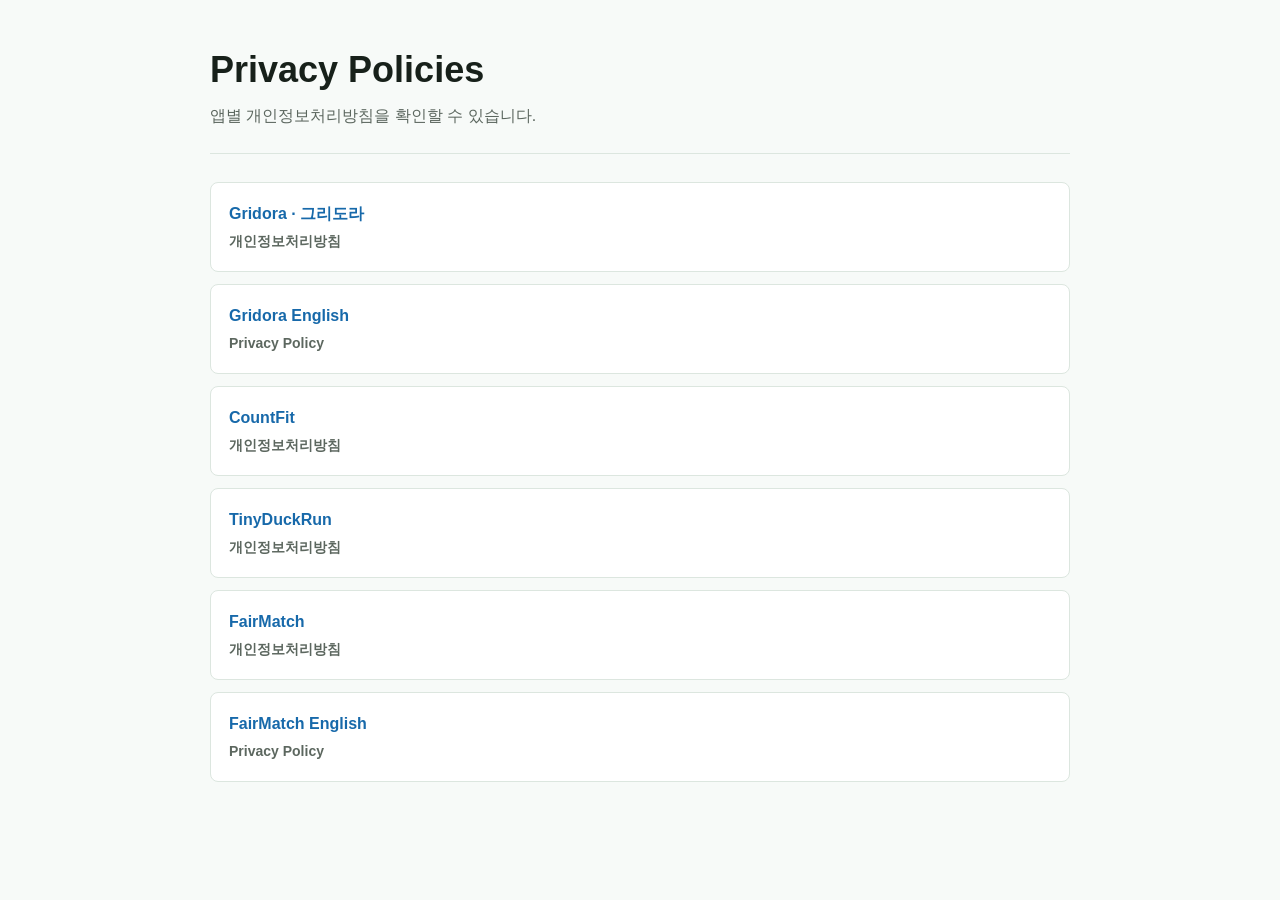
<file: index.html>
<!doctype html>
<html lang="ko">
<head>
  <meta charset="utf-8">
  <meta name="viewport" content="width=device-width, initial-scale=1">
  <title>Privacy Policies</title>
  <style>
    :root {
      color-scheme: light;
      --bg: #f7faf8;
      --surface: #ffffff;
      --text: #17201a;
      --muted: #5c675f;
      --line: #dce6df;
      --accent: #1769aa;
    }

    * {
      box-sizing: border-box;
    }

    body {
      margin: 0;
      background: var(--bg);
      color: var(--text);
      font-family: -apple-system, BlinkMacSystemFont, "Segoe UI", sans-serif;
      line-height: 1.6;
    }

    main {
      width: min(860px, calc(100% - 32px));
      margin: 0 auto;
      padding: 48px 0 64px;
    }

    header {
      padding-bottom: 24px;
      border-bottom: 1px solid var(--line);
    }

    h1 {
      margin: 0;
      font-size: 36px;
      line-height: 1.2;
    }

    p {
      margin: 12px 0 0;
      color: var(--muted);
    }

    nav {
      display: grid;
      gap: 12px;
      margin-top: 28px;
    }

    a {
      display: block;
      padding: 18px;
      border: 1px solid var(--line);
      border-radius: 8px;
      background: var(--surface);
      color: var(--accent);
      font-weight: 800;
      text-decoration: none;
    }

    a span {
      display: block;
      margin-top: 4px;
      color: var(--muted);
      font-size: 14px;
      font-weight: 600;
    }

    a:focus,
    a:hover {
      border-color: var(--accent);
    }
  </style>
</head>
<body>
  <main>
    <header>
      <h1>Privacy Policies</h1>
      <p>앱별 개인정보처리방침을 확인할 수 있습니다.</p>
    </header>

    <nav aria-label="Privacy policy links">
      <a href="./Gridora/">Gridora · 그리도라 <span>개인정보처리방침</span></a>
      <a href="./Gridora/en.html">Gridora English <span>Privacy Policy</span></a>
      <a href="./CountFit/">CountFit <span>개인정보처리방침</span></a>
      <a href="./TinyDuckRun/">TinyDuckRun <span>개인정보처리방침</span></a>
      <a href="./FairMatch/">FairMatch <span>개인정보처리방침</span></a>
      <a href="./FairMatch/en.html">FairMatch English <span>Privacy Policy</span></a>
    </nav>
  </main>
</body>
</html>
</file>
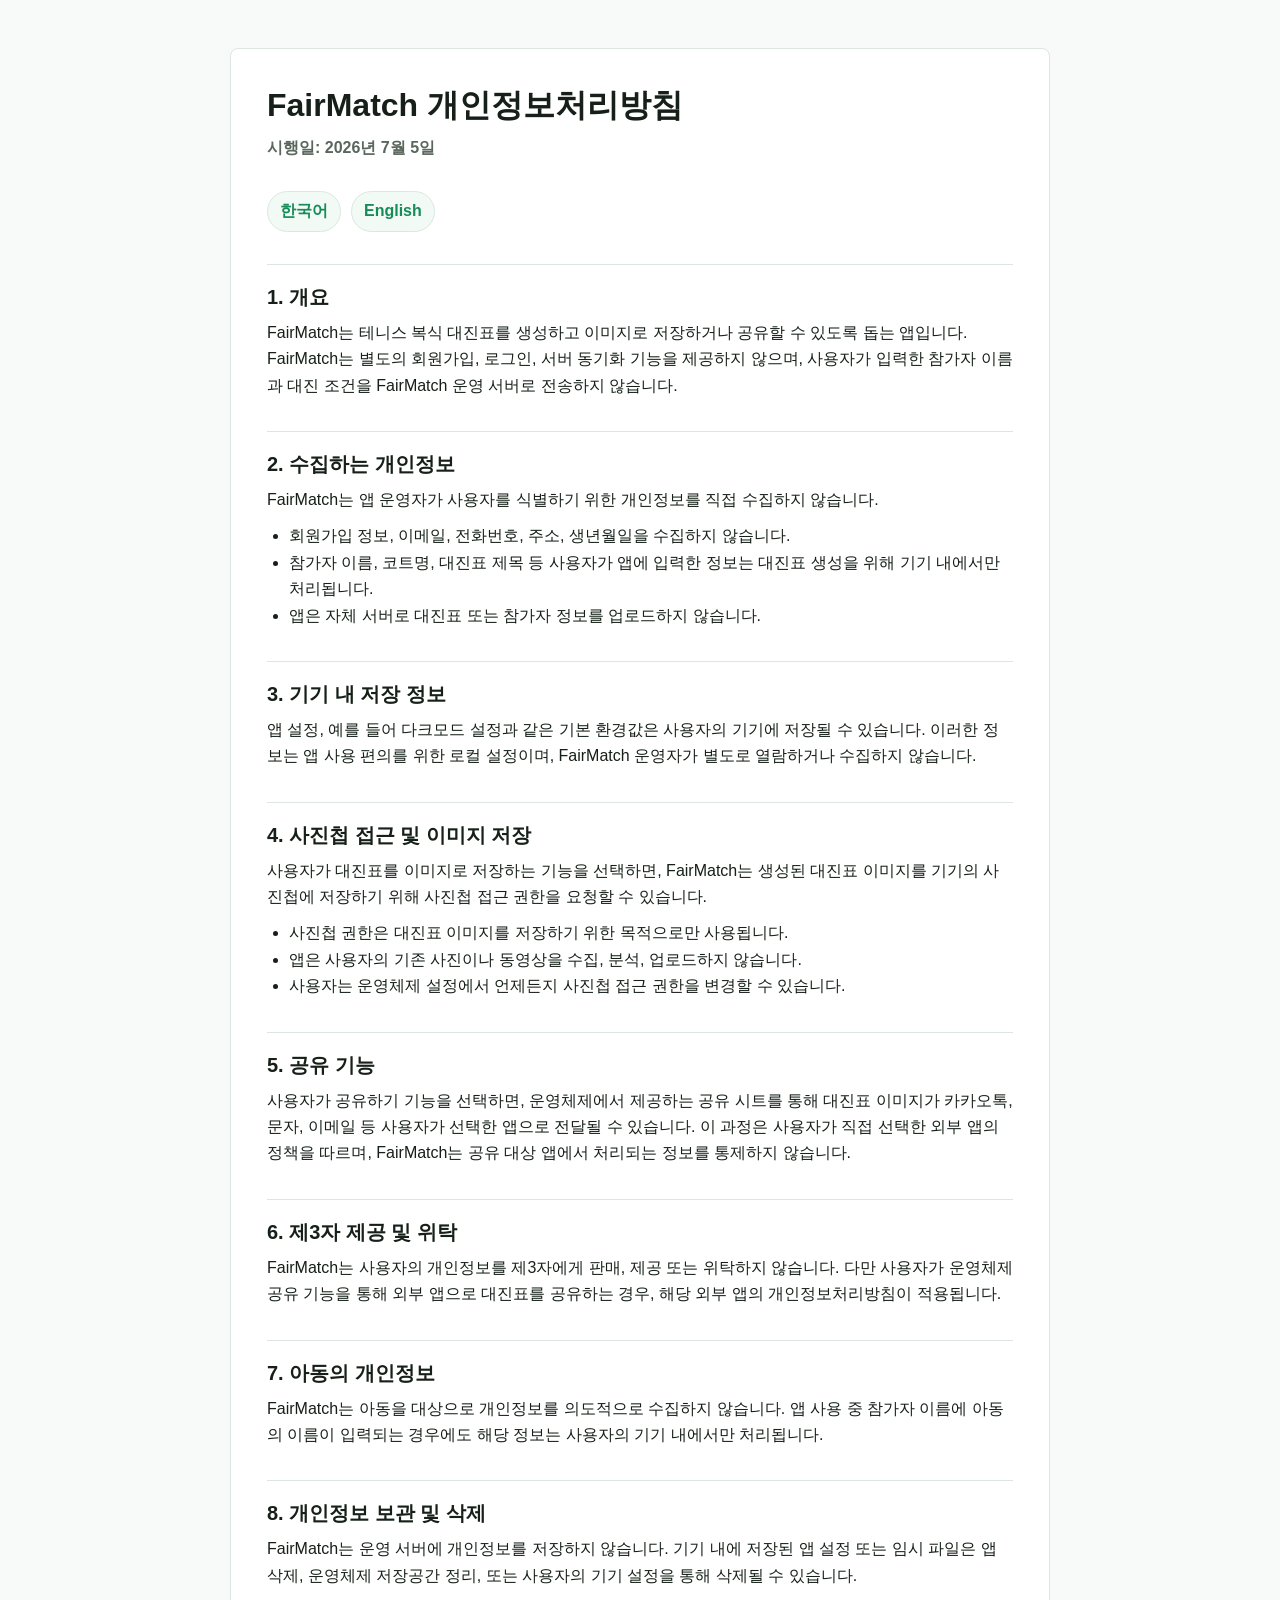
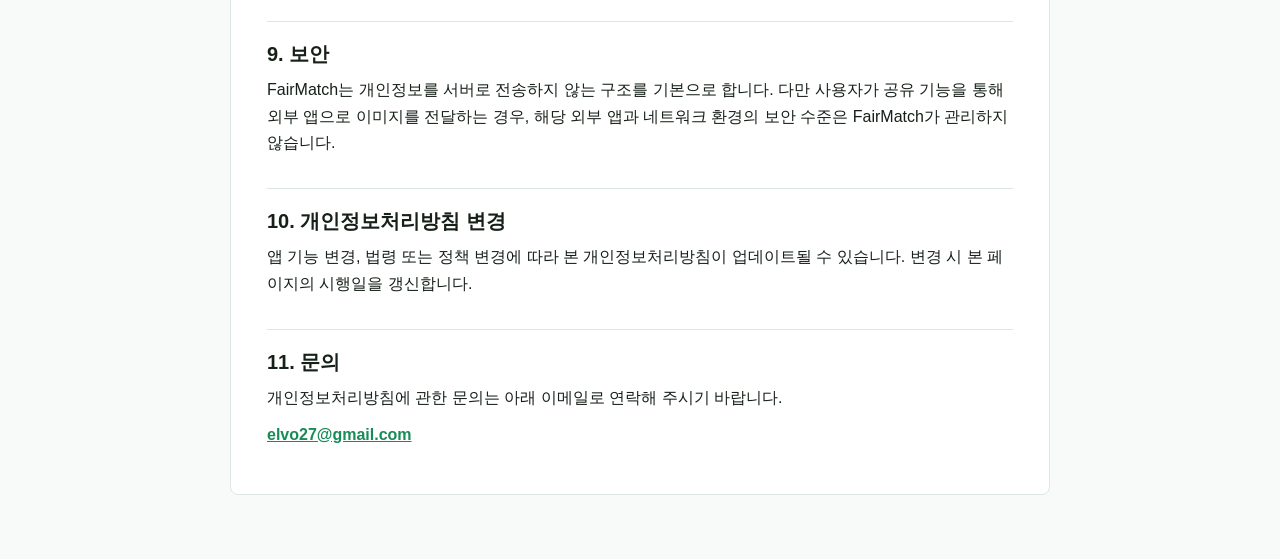
<file: FairMatch/index.html>
<!doctype html>
<html lang="ko">
<head>
  <meta charset="utf-8">
  <meta name="viewport" content="width=device-width, initial-scale=1">
  <title>FairMatch 개인정보처리방침</title>
  <style>
    :root {
      color-scheme: light;
      --bg: #f7faf8;
      --surface: #ffffff;
      --text: #162018;
      --muted: #5a675d;
      --line: #dce7df;
      --accent: #178b58;
    }
    * { box-sizing: border-box; }
    body {
      margin: 0;
      background: var(--bg);
      color: var(--text);
      font-family: -apple-system, BlinkMacSystemFont, "Segoe UI", sans-serif;
      line-height: 1.65;
    }
    main {
      max-width: 860px;
      margin: 0 auto;
      padding: 48px 20px 64px;
    }
    article {
      background: var(--surface);
      border: 1px solid var(--line);
      border-radius: 8px;
      padding: 36px;
    }
    h1, h2 { line-height: 1.25; }
    h1 { margin: 0 0 8px; font-size: 32px; }
    h2 {
      margin: 32px 0 10px;
      padding-top: 20px;
      border-top: 1px solid var(--line);
      font-size: 20px;
    }
    p, ul { margin: 10px 0; }
    ul { padding-left: 22px; }
    a { color: var(--accent); font-weight: 700; }
    .meta { color: var(--muted); font-weight: 700; }
    .lang {
      display: inline-flex;
      gap: 10px;
      margin: 20px 0 0;
    }
    .lang a {
      border: 1px solid var(--line);
      border-radius: 999px;
      padding: 6px 12px;
      text-decoration: none;
      background: #f2faf5;
    }
    @media (max-width: 640px) {
      main { padding: 24px 14px 40px; }
      article { padding: 24px 18px; }
      h1 { font-size: 26px; }
    }
  </style>
</head>
<body>
  <main>
    <article>
      <h1>FairMatch 개인정보처리방침</h1>
      <p class="meta">시행일: 2026년 7월 5일</p>
      <div class="lang">
        <a href="./index.html" aria-current="page">한국어</a>
        <a href="./en.html">English</a>
      </div>

      <h2>1. 개요</h2>
      <p>FairMatch는 테니스 복식 대진표를 생성하고 이미지로 저장하거나 공유할 수 있도록 돕는 앱입니다. FairMatch는 별도의 회원가입, 로그인, 서버 동기화 기능을 제공하지 않으며, 사용자가 입력한 참가자 이름과 대진 조건을 FairMatch 운영 서버로 전송하지 않습니다.</p>

      <h2>2. 수집하는 개인정보</h2>
      <p>FairMatch는 앱 운영자가 사용자를 식별하기 위한 개인정보를 직접 수집하지 않습니다.</p>
      <ul>
        <li>회원가입 정보, 이메일, 전화번호, 주소, 생년월일을 수집하지 않습니다.</li>
        <li>참가자 이름, 코트명, 대진표 제목 등 사용자가 앱에 입력한 정보는 대진표 생성을 위해 기기 내에서만 처리됩니다.</li>
        <li>앱은 자체 서버로 대진표 또는 참가자 정보를 업로드하지 않습니다.</li>
      </ul>

      <h2>3. 기기 내 저장 정보</h2>
      <p>앱 설정, 예를 들어 다크모드 설정과 같은 기본 환경값은 사용자의 기기에 저장될 수 있습니다. 이러한 정보는 앱 사용 편의를 위한 로컬 설정이며, FairMatch 운영자가 별도로 열람하거나 수집하지 않습니다.</p>

      <h2>4. 사진첩 접근 및 이미지 저장</h2>
      <p>사용자가 대진표를 이미지로 저장하는 기능을 선택하면, FairMatch는 생성된 대진표 이미지를 기기의 사진첩에 저장하기 위해 사진첩 접근 권한을 요청할 수 있습니다.</p>
      <ul>
        <li>사진첩 권한은 대진표 이미지를 저장하기 위한 목적으로만 사용됩니다.</li>
        <li>앱은 사용자의 기존 사진이나 동영상을 수집, 분석, 업로드하지 않습니다.</li>
        <li>사용자는 운영체제 설정에서 언제든지 사진첩 접근 권한을 변경할 수 있습니다.</li>
      </ul>

      <h2>5. 공유 기능</h2>
      <p>사용자가 공유하기 기능을 선택하면, 운영체제에서 제공하는 공유 시트를 통해 대진표 이미지가 카카오톡, 문자, 이메일 등 사용자가 선택한 앱으로 전달될 수 있습니다. 이 과정은 사용자가 직접 선택한 외부 앱의 정책을 따르며, FairMatch는 공유 대상 앱에서 처리되는 정보를 통제하지 않습니다.</p>

      <h2>6. 제3자 제공 및 위탁</h2>
      <p>FairMatch는 사용자의 개인정보를 제3자에게 판매, 제공 또는 위탁하지 않습니다. 다만 사용자가 운영체제 공유 기능을 통해 외부 앱으로 대진표를 공유하는 경우, 해당 외부 앱의 개인정보처리방침이 적용됩니다.</p>

      <h2>7. 아동의 개인정보</h2>
      <p>FairMatch는 아동을 대상으로 개인정보를 의도적으로 수집하지 않습니다. 앱 사용 중 참가자 이름에 아동의 이름이 입력되는 경우에도 해당 정보는 사용자의 기기 내에서만 처리됩니다.</p>

      <h2>8. 개인정보 보관 및 삭제</h2>
      <p>FairMatch는 운영 서버에 개인정보를 저장하지 않습니다. 기기 내에 저장된 앱 설정 또는 임시 파일은 앱 삭제, 운영체제 저장공간 정리, 또는 사용자의 기기 설정을 통해 삭제될 수 있습니다.</p>

      <h2>9. 보안</h2>
      <p>FairMatch는 개인정보를 서버로 전송하지 않는 구조를 기본으로 합니다. 다만 사용자가 공유 기능을 통해 외부 앱으로 이미지를 전달하는 경우, 해당 외부 앱과 네트워크 환경의 보안 수준은 FairMatch가 관리하지 않습니다.</p>

      <h2>10. 개인정보처리방침 변경</h2>
      <p>앱 기능 변경, 법령 또는 정책 변경에 따라 본 개인정보처리방침이 업데이트될 수 있습니다. 변경 시 본 페이지의 시행일을 갱신합니다.</p>

      <h2>11. 문의</h2>
      <p>개인정보처리방침에 관한 문의는 아래 이메일로 연락해 주시기 바랍니다.</p>
      <p><a href="mailto:elvo27@gmail.com">elvo27@gmail.com</a></p>
    </article>
  </main>
</body>
</html>
</file>
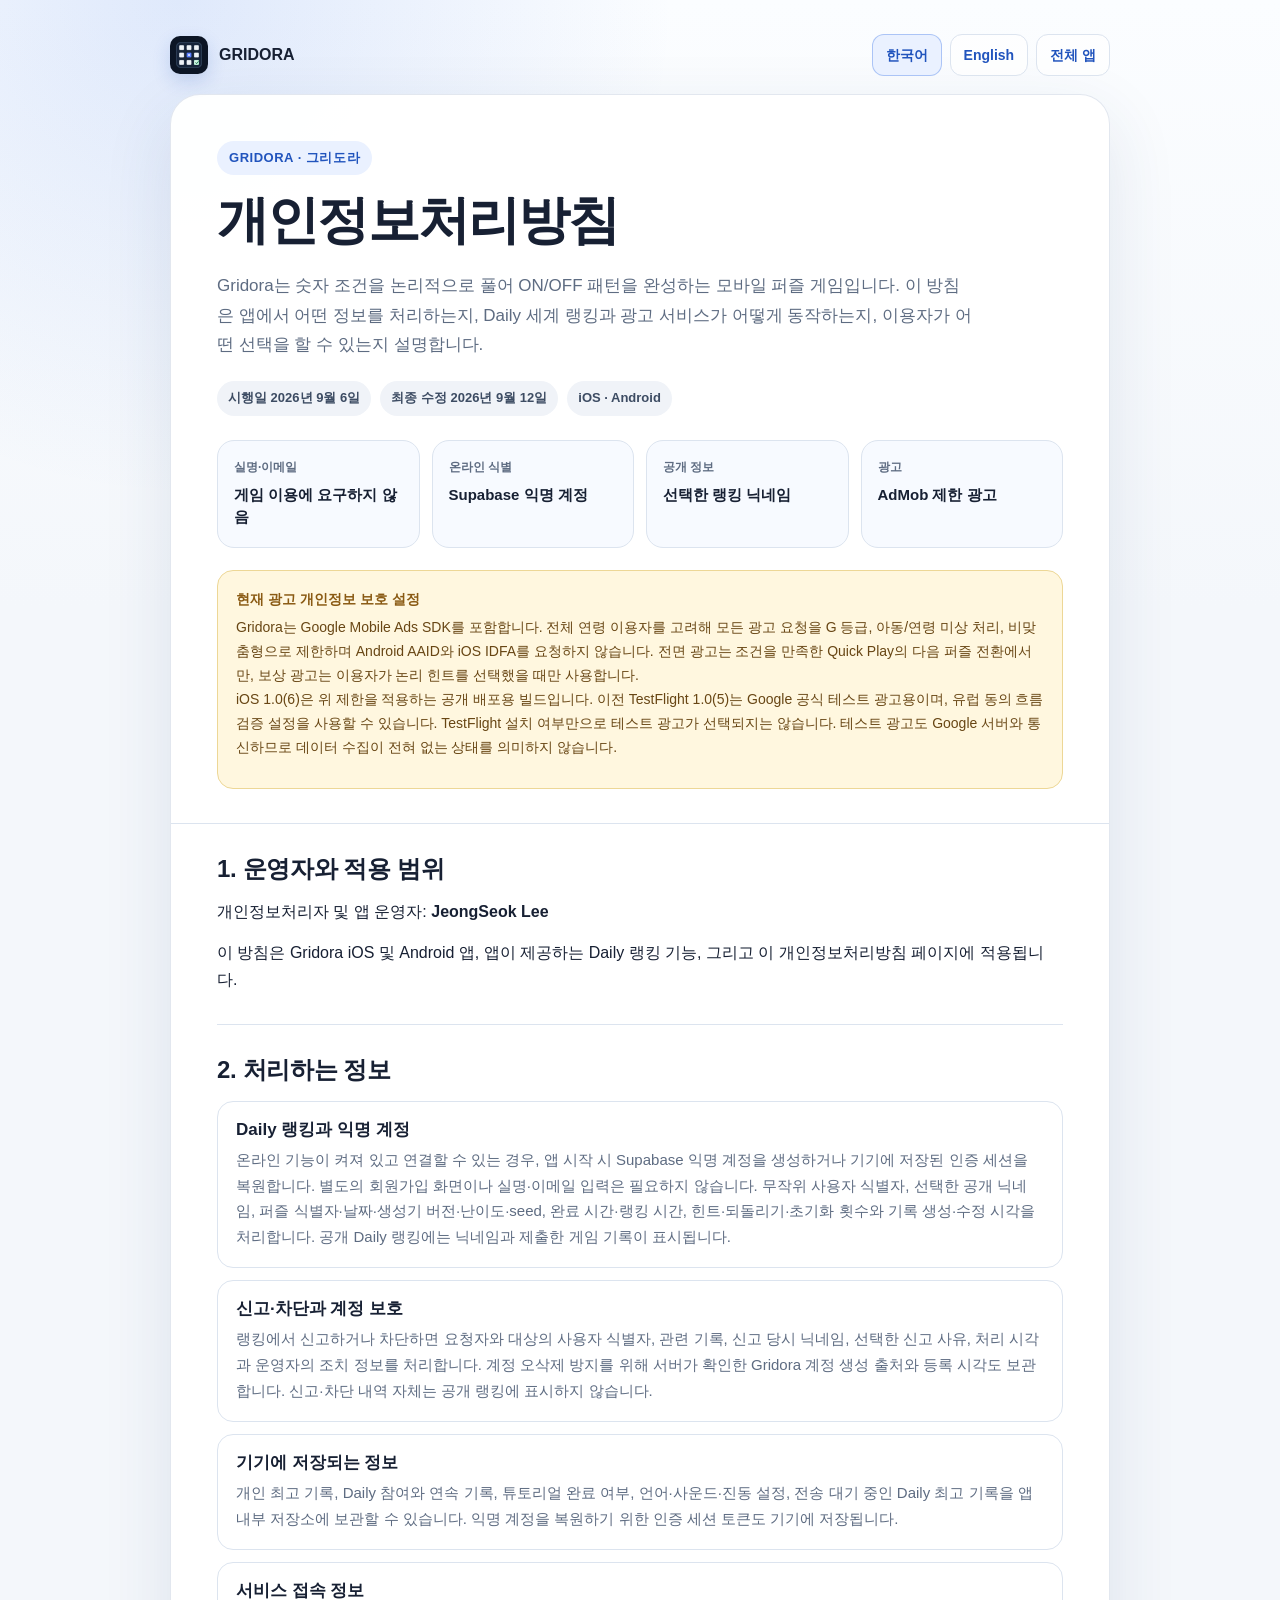
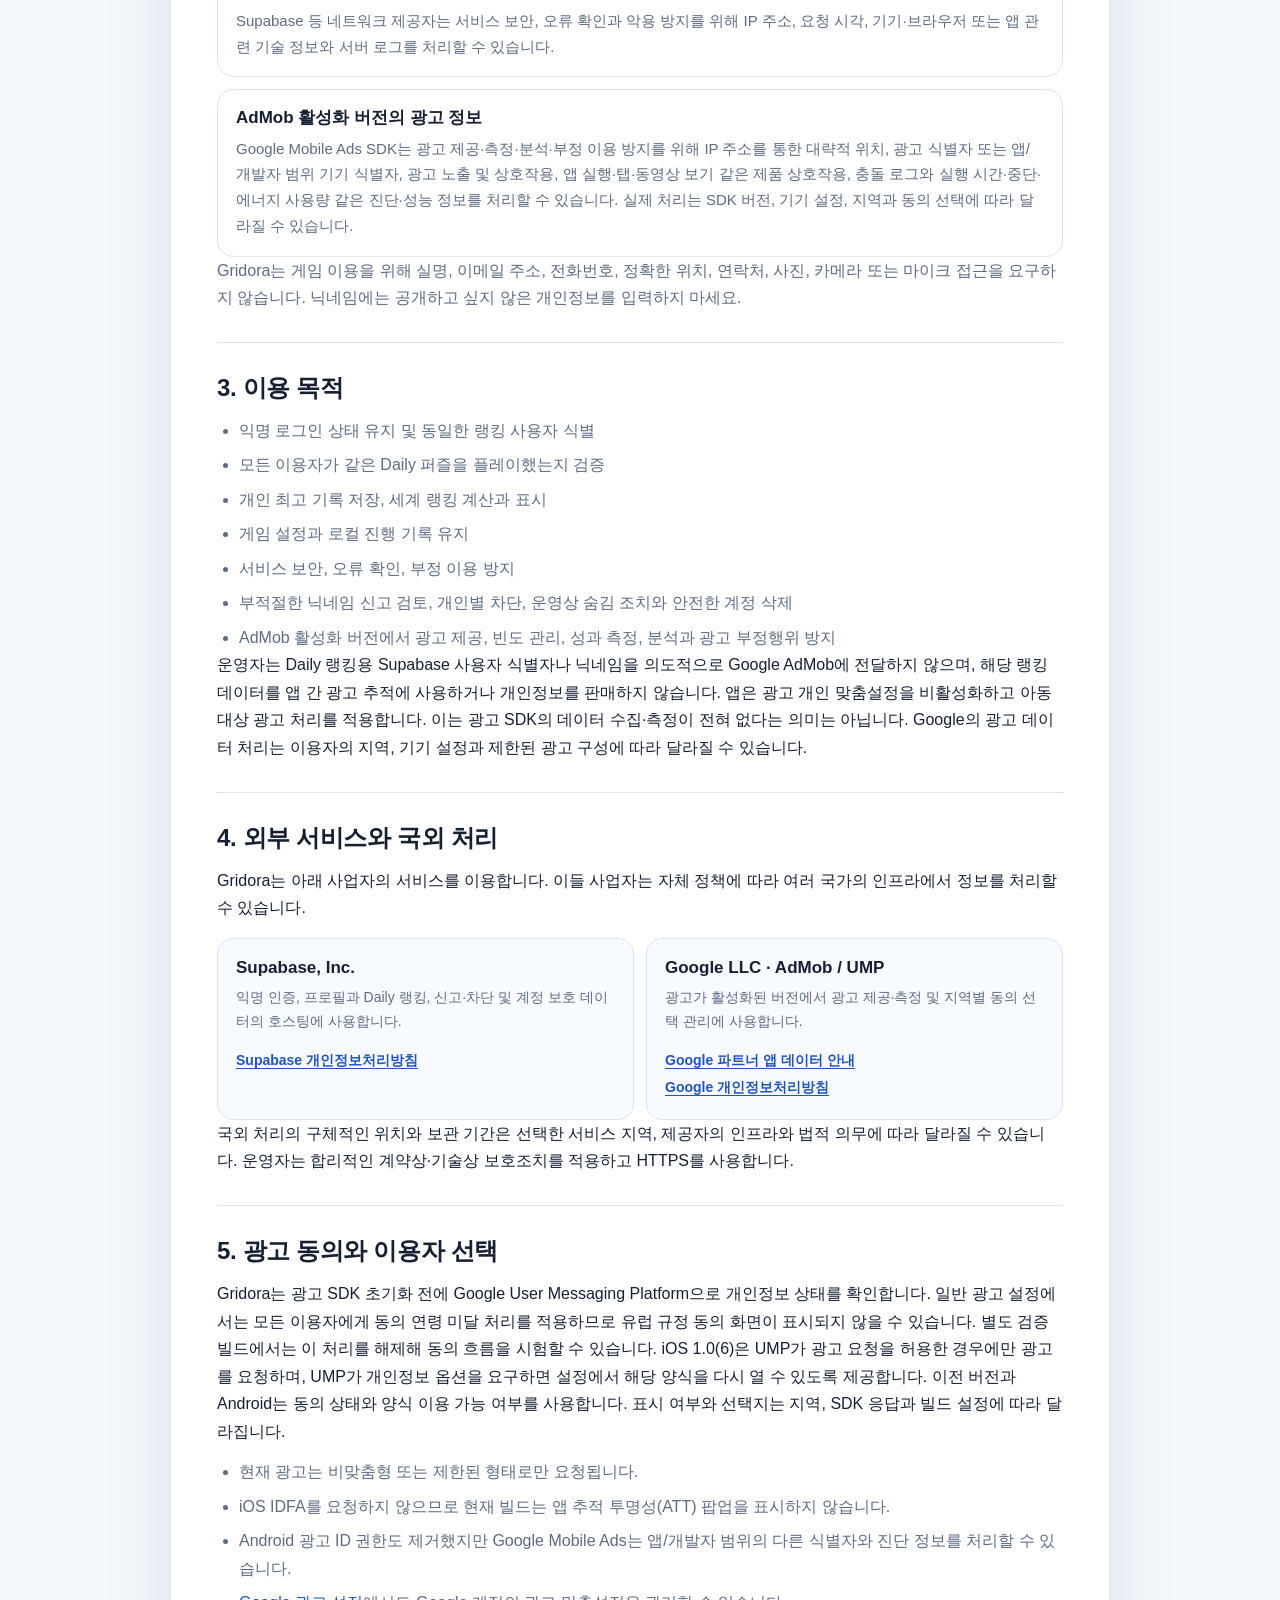
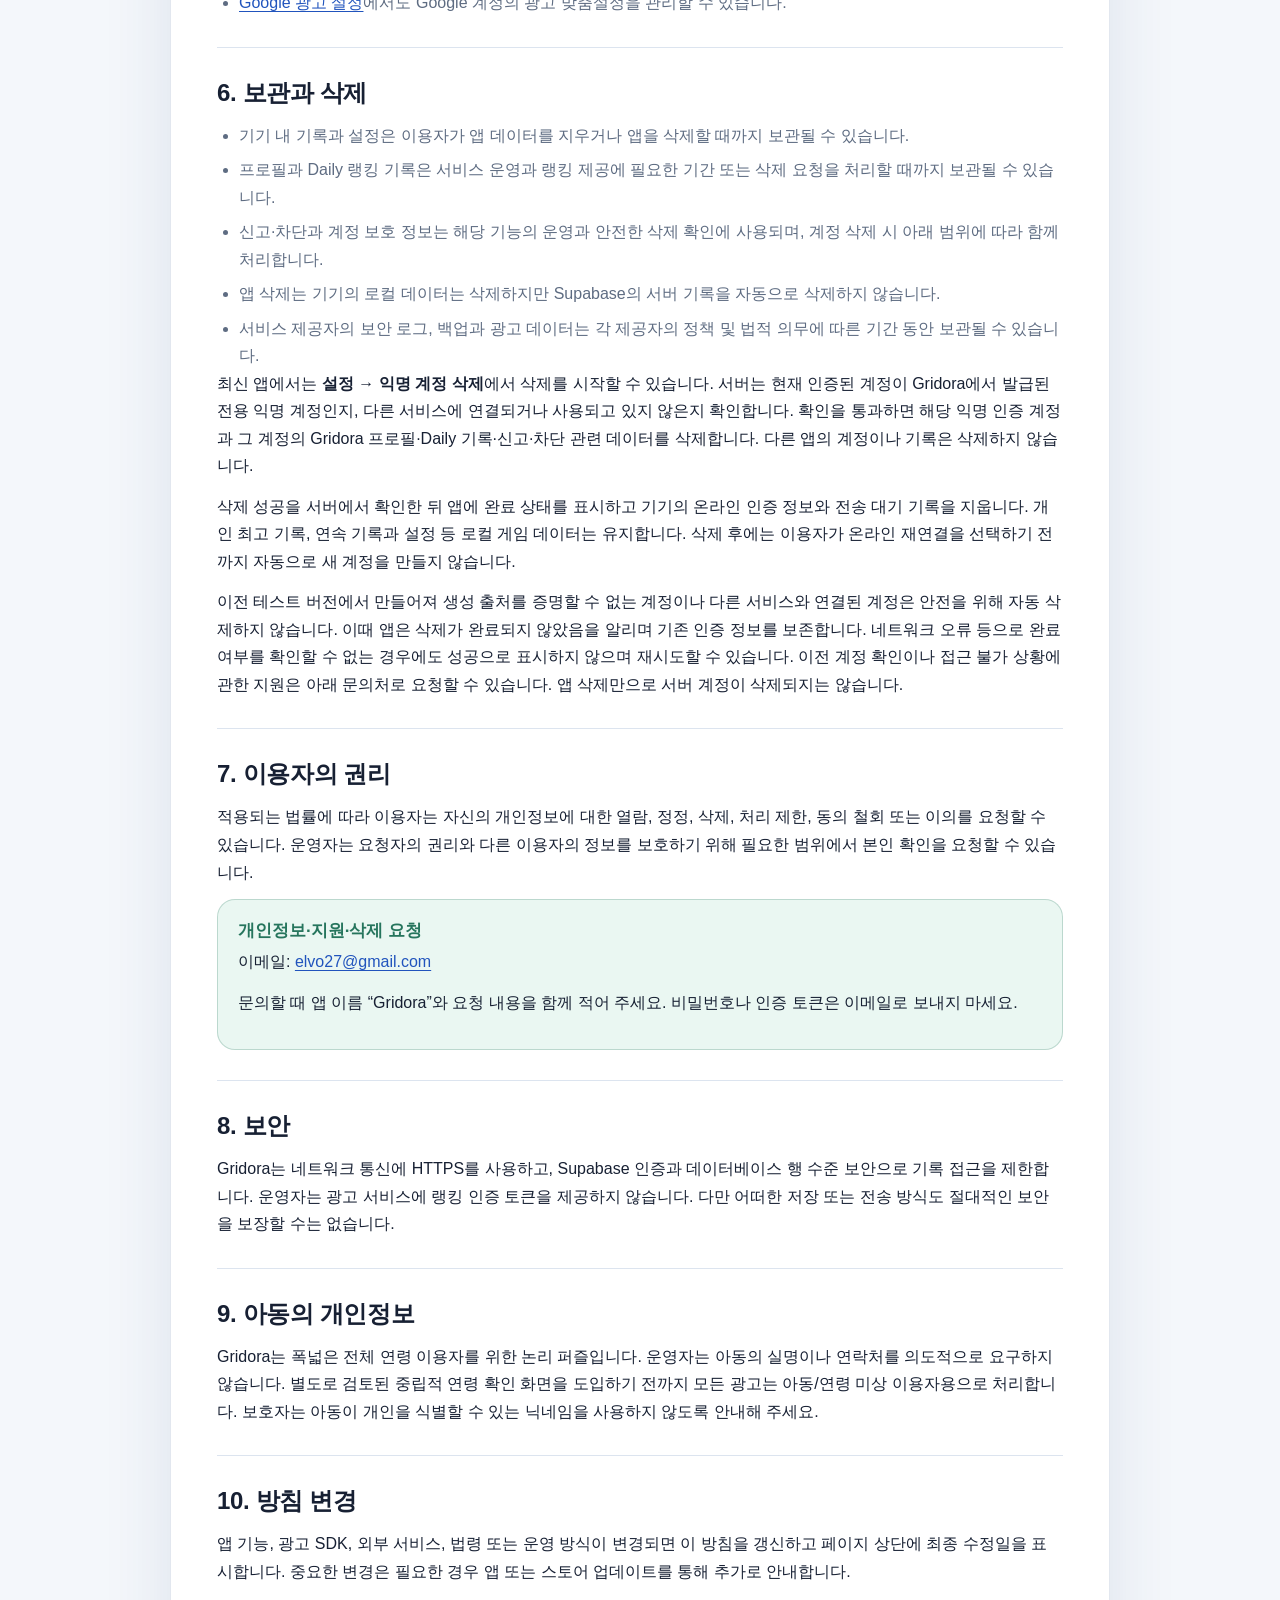
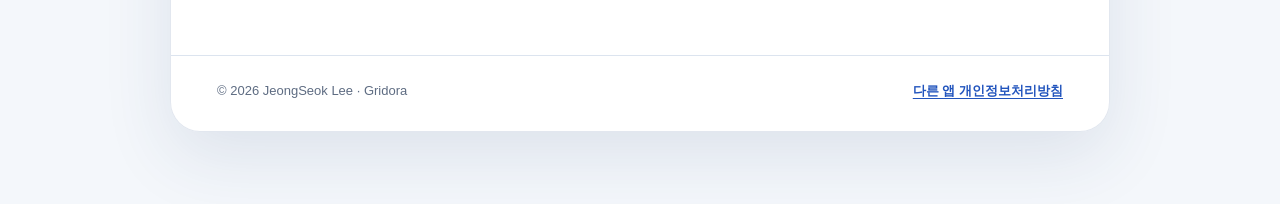
<file: Gridora/index.html>
<!doctype html>
<html lang="ko">
<head>
  <meta charset="utf-8">
  <meta name="viewport" content="width=device-width, initial-scale=1">
  <meta name="theme-color" content="#356fe6">
  <meta name="description" content="Gridora(그리도라) 개인정보처리방침">
  <meta property="og:type" content="website">
  <meta property="og:title" content="Gridora 개인정보처리방침">
  <meta property="og:description" content="Gridora의 게임 기록, Daily 랭킹, Supabase 및 광고 데이터 처리 안내">
  <meta property="og:url" content="https://elvo27.github.io/privacy-policy/Gridora/">
  <meta property="og:image" content="https://elvo27.github.io/privacy-policy/Gridora/icon.png">
  <link rel="canonical" href="https://elvo27.github.io/privacy-policy/Gridora/">
  <link rel="alternate" hreflang="ko" href="https://elvo27.github.io/privacy-policy/Gridora/">
  <link rel="alternate" hreflang="en" href="https://elvo27.github.io/privacy-policy/Gridora/en.html">
  <link rel="icon" href="icon.png">
  <link rel="stylesheet" href="styles.css">
  <title>Gridora 개인정보처리방침</title>
</head>
<body>
  <a class="skip-link" href="#policy-content">본문으로 이동</a>
  <main class="shell">
    <div class="topbar">
      <a class="brand" href="./" aria-label="Gridora 개인정보처리방침 홈">
        <img src="icon.png" alt="" width="38" height="38">
        <span>GRIDORA</span>
      </a>
      <nav class="topnav" aria-label="언어와 페이지 이동">
        <a href="./" lang="ko" aria-current="page">한국어</a>
        <a href="en.html" lang="en">English</a>
        <a href="../">전체 앱</a>
      </nav>
    </div>

    <article class="policy" id="policy-content">
      <header class="hero">
        <p class="eyebrow">Gridora · 그리도라</p>
        <h1>개인정보처리방침</h1>
        <p class="lead">Gridora는 숫자 조건을 논리적으로 풀어 ON/OFF 패턴을 완성하는 모바일 퍼즐 게임입니다. 이 방침은 앱에서 어떤 정보를 처리하는지, Daily 세계 랭킹과 광고 서비스가 어떻게 동작하는지, 이용자가 어떤 선택을 할 수 있는지 설명합니다.</p>
        <div class="meta">
          <span>시행일 2026년 9월 6일</span>
          <span>최종 수정 2026년 9월 12일</span>
          <span>iOS · Android</span>
        </div>
        <div class="facts" aria-label="핵심 개인정보 처리 요약">
          <div class="fact"><span>실명·이메일</span><strong>게임 이용에 요구하지 않음</strong></div>
          <div class="fact"><span>온라인 식별</span><strong>Supabase 익명 계정</strong></div>
          <div class="fact"><span>공개 정보</span><strong>선택한 랭킹 닉네임</strong></div>
          <div class="fact"><span>광고</span><strong>AdMob 제한 광고</strong></div>
        </div>
        <div class="notice">
          <strong>현재 광고 개인정보 보호 설정</strong>
          Gridora는 Google Mobile Ads SDK를 포함합니다. 전체 연령 이용자를 고려해 모든 광고 요청을 G 등급, 아동/연령 미상 처리, 비맞춤형으로 제한하며 Android AAID와 iOS IDFA를 요청하지 않습니다. 전면 광고는 조건을 만족한 Quick Play의 다음 퍼즐 전환에서만, 보상 광고는 이용자가 논리 힌트를 선택했을 때만 사용합니다.
          <p>iOS 1.0(6)은 위 제한을 적용하는 공개 배포용 빌드입니다. 이전 TestFlight 1.0(5)는 Google 공식 테스트 광고용이며, 유럽 동의 흐름 검증 설정을 사용할 수 있습니다. TestFlight 설치 여부만으로 테스트 광고가 선택되지는 않습니다. 테스트 광고도 Google 서버와 통신하므로 데이터 수집이 전혀 없는 상태를 의미하지 않습니다.</p>
        </div>
      </header>

      <div class="content">
        <section class="section">
          <h2>1. 운영자와 적용 범위</h2>
          <p>개인정보처리자 및 앱 운영자: <strong>JeongSeok Lee</strong></p>
          <p>이 방침은 Gridora iOS 및 Android 앱, 앱이 제공하는 Daily 랭킹 기능, 그리고 이 개인정보처리방침 페이지에 적용됩니다.</p>
        </section>

        <section class="section">
          <h2>2. 처리하는 정보</h2>
          <div class="cards">
            <div class="data-card">
              <h3>Daily 랭킹과 익명 계정</h3>
              <p>온라인 기능이 켜져 있고 연결할 수 있는 경우, 앱 시작 시 Supabase 익명 계정을 생성하거나 기기에 저장된 인증 세션을 복원합니다. 별도의 회원가입 화면이나 실명·이메일 입력은 필요하지 않습니다. 무작위 사용자 식별자, 선택한 공개 닉네임, 퍼즐 식별자·날짜·생성기 버전·난이도·seed, 완료 시간·랭킹 시간, 힌트·되돌리기·초기화 횟수와 기록 생성·수정 시각을 처리합니다. 공개 Daily 랭킹에는 닉네임과 제출한 게임 기록이 표시됩니다.</p>
            </div>
            <div class="data-card">
              <h3>신고·차단과 계정 보호</h3>
              <p>랭킹에서 신고하거나 차단하면 요청자와 대상의 사용자 식별자, 관련 기록, 신고 당시 닉네임, 선택한 신고 사유, 처리 시각과 운영자의 조치 정보를 처리합니다. 계정 오삭제 방지를 위해 서버가 확인한 Gridora 계정 생성 출처와 등록 시각도 보관합니다. 신고·차단 내역 자체는 공개 랭킹에 표시하지 않습니다.</p>
            </div>
            <div class="data-card">
              <h3>기기에 저장되는 정보</h3>
              <p>개인 최고 기록, Daily 참여와 연속 기록, 튜토리얼 완료 여부, 언어·사운드·진동 설정, 전송 대기 중인 Daily 최고 기록을 앱 내부 저장소에 보관할 수 있습니다. 익명 계정을 복원하기 위한 인증 세션 토큰도 기기에 저장됩니다.</p>
            </div>
            <div class="data-card">
              <h3>서비스 접속 정보</h3>
              <p>Supabase 등 네트워크 제공자는 서비스 보안, 오류 확인과 악용 방지를 위해 IP 주소, 요청 시각, 기기·브라우저 또는 앱 관련 기술 정보와 서버 로그를 처리할 수 있습니다.</p>
            </div>
            <div class="data-card">
              <h3>AdMob 활성화 버전의 광고 정보</h3>
              <p>Google Mobile Ads SDK는 광고 제공·측정·분석·부정 이용 방지를 위해 IP 주소를 통한 대략적 위치, 광고 식별자 또는 앱/개발자 범위 기기 식별자, 광고 노출 및 상호작용, 앱 실행·탭·동영상 보기 같은 제품 상호작용, 충돌 로그와 실행 시간·중단·에너지 사용량 같은 진단·성능 정보를 처리할 수 있습니다. 실제 처리는 SDK 버전, 기기 설정, 지역과 동의 선택에 따라 달라질 수 있습니다.</p>
            </div>
          </div>
          <p class="muted">Gridora는 게임 이용을 위해 실명, 이메일 주소, 전화번호, 정확한 위치, 연락처, 사진, 카메라 또는 마이크 접근을 요구하지 않습니다. 닉네임에는 공개하고 싶지 않은 개인정보를 입력하지 마세요.</p>
        </section>

        <section class="section">
          <h2>3. 이용 목적</h2>
          <ul>
            <li>익명 로그인 상태 유지 및 동일한 랭킹 사용자 식별</li>
            <li>모든 이용자가 같은 Daily 퍼즐을 플레이했는지 검증</li>
            <li>개인 최고 기록 저장, 세계 랭킹 계산과 표시</li>
            <li>게임 설정과 로컬 진행 기록 유지</li>
            <li>서비스 보안, 오류 확인, 부정 이용 방지</li>
            <li>부적절한 닉네임 신고 검토, 개인별 차단, 운영상 숨김 조치와 안전한 계정 삭제</li>
            <li>AdMob 활성화 버전에서 광고 제공, 빈도 관리, 성과 측정, 분석과 광고 부정행위 방지</li>
          </ul>
          <p>운영자는 Daily 랭킹용 Supabase 사용자 식별자나 닉네임을 의도적으로 Google AdMob에 전달하지 않으며, 해당 랭킹 데이터를 앱 간 광고 추적에 사용하거나 개인정보를 판매하지 않습니다. 앱은 광고 개인 맞춤설정을 비활성화하고 아동 대상 광고 처리를 적용합니다. 이는 광고 SDK의 데이터 수집·측정이 전혀 없다는 의미는 아닙니다. Google의 광고 데이터 처리는 이용자의 지역, 기기 설정과 제한된 광고 구성에 따라 달라질 수 있습니다.</p>
        </section>

        <section class="section">
          <h2>4. 외부 서비스와 국외 처리</h2>
          <p>Gridora는 아래 사업자의 서비스를 이용합니다. 이들 사업자는 자체 정책에 따라 여러 국가의 인프라에서 정보를 처리할 수 있습니다.</p>
          <div class="service-list">
            <div class="service">
              <h3>Supabase, Inc.</h3>
              <p>익명 인증, 프로필과 Daily 랭킹, 신고·차단 및 계정 보호 데이터의 호스팅에 사용합니다.</p>
              <a href="https://supabase.com/privacy" rel="noopener noreferrer">Supabase 개인정보처리방침</a>
            </div>
            <div class="service">
              <h3>Google LLC · AdMob / UMP</h3>
              <p>광고가 활성화된 버전에서 광고 제공·측정 및 지역별 동의 선택 관리에 사용합니다.</p>
              <a href="https://policies.google.com/technologies/partner-sites?hl=ko" rel="noopener noreferrer">Google 파트너 앱 데이터 안내</a><br>
              <a href="https://policies.google.com/privacy?hl=ko" rel="noopener noreferrer">Google 개인정보처리방침</a>
            </div>
          </div>
          <p>국외 처리의 구체적인 위치와 보관 기간은 선택한 서비스 지역, 제공자의 인프라와 법적 의무에 따라 달라질 수 있습니다. 운영자는 합리적인 계약상·기술상 보호조치를 적용하고 HTTPS를 사용합니다.</p>
        </section>

        <section class="section">
          <h2>5. 광고 동의와 이용자 선택</h2>
          <p>Gridora는 광고 SDK 초기화 전에 Google User Messaging Platform으로 개인정보 상태를 확인합니다. 일반 광고 설정에서는 모든 이용자에게 동의 연령 미달 처리를 적용하므로 유럽 규정 동의 화면이 표시되지 않을 수 있습니다. 별도 검증 빌드에서는 이 처리를 해제해 동의 흐름을 시험할 수 있습니다. iOS 1.0(6)은 UMP가 광고 요청을 허용한 경우에만 광고를 요청하며, UMP가 개인정보 옵션을 요구하면 설정에서 해당 양식을 다시 열 수 있도록 제공합니다. 이전 버전과 Android는 동의 상태와 양식 이용 가능 여부를 사용합니다. 표시 여부와 선택지는 지역, SDK 응답과 빌드 설정에 따라 달라집니다.</p>
          <ul>
            <li>현재 광고는 비맞춤형 또는 제한된 형태로만 요청됩니다.</li>
            <li>iOS IDFA를 요청하지 않으므로 현재 빌드는 앱 추적 투명성(ATT) 팝업을 표시하지 않습니다.</li>
            <li>Android 광고 ID 권한도 제거했지만 Google Mobile Ads는 앱/개발자 범위의 다른 식별자와 진단 정보를 처리할 수 있습니다.</li>
            <li><a href="https://adssettings.google.com/" rel="noopener noreferrer">Google 광고 설정</a>에서도 Google 계정의 광고 맞춤설정을 관리할 수 있습니다.</li>
          </ul>
        </section>

        <section class="section" id="deletion">
          <h2>6. 보관과 삭제</h2>
          <ul>
            <li>기기 내 기록과 설정은 이용자가 앱 데이터를 지우거나 앱을 삭제할 때까지 보관될 수 있습니다.</li>
            <li>프로필과 Daily 랭킹 기록은 서비스 운영과 랭킹 제공에 필요한 기간 또는 삭제 요청을 처리할 때까지 보관될 수 있습니다.</li>
            <li>신고·차단과 계정 보호 정보는 해당 기능의 운영과 안전한 삭제 확인에 사용되며, 계정 삭제 시 아래 범위에 따라 함께 처리합니다.</li>
            <li>앱 삭제는 기기의 로컬 데이터는 삭제하지만 Supabase의 서버 기록을 자동으로 삭제하지 않습니다.</li>
            <li>서비스 제공자의 보안 로그, 백업과 광고 데이터는 각 제공자의 정책 및 법적 의무에 따른 기간 동안 보관될 수 있습니다.</li>
          </ul>
          <p>최신 앱에서는 <strong>설정 → 익명 계정 삭제</strong>에서 삭제를 시작할 수 있습니다. 서버는 현재 인증된 계정이 Gridora에서 발급된 전용 익명 계정인지, 다른 서비스에 연결되거나 사용되고 있지 않은지 확인합니다. 확인을 통과하면 해당 익명 인증 계정과 그 계정의 Gridora 프로필·Daily 기록·신고·차단 관련 데이터를 삭제합니다. 다른 앱의 계정이나 기록은 삭제하지 않습니다.</p>
          <p>삭제 성공을 서버에서 확인한 뒤 앱에 완료 상태를 표시하고 기기의 온라인 인증 정보와 전송 대기 기록을 지웁니다. 개인 최고 기록, 연속 기록과 설정 등 로컬 게임 데이터는 유지합니다. 삭제 후에는 이용자가 온라인 재연결을 선택하기 전까지 자동으로 새 계정을 만들지 않습니다.</p>
          <p>이전 테스트 버전에서 만들어져 생성 출처를 증명할 수 없는 계정이나 다른 서비스와 연결된 계정은 안전을 위해 자동 삭제하지 않습니다. 이때 앱은 삭제가 완료되지 않았음을 알리며 기존 인증 정보를 보존합니다. 네트워크 오류 등으로 완료 여부를 확인할 수 없는 경우에도 성공으로 표시하지 않으며 재시도할 수 있습니다. 이전 계정 확인이나 접근 불가 상황에 관한 지원은 아래 문의처로 요청할 수 있습니다. 앱 삭제만으로 서버 계정이 삭제되지는 않습니다.</p>
        </section>

        <section class="section">
          <h2>7. 이용자의 권리</h2>
          <p>적용되는 법률에 따라 이용자는 자신의 개인정보에 대한 열람, 정정, 삭제, 처리 제한, 동의 철회 또는 이의를 요청할 수 있습니다. 운영자는 요청자의 권리와 다른 이용자의 정보를 보호하기 위해 필요한 범위에서 본인 확인을 요청할 수 있습니다.</p>
          <div class="contact">
            <h3><strong>개인정보·지원·삭제 요청</strong></h3>
            <p>이메일: <a href="mailto:elvo27@gmail.com">elvo27@gmail.com</a></p>
            <p>문의할 때 앱 이름 “Gridora”와 요청 내용을 함께 적어 주세요. 비밀번호나 인증 토큰은 이메일로 보내지 마세요.</p>
          </div>
        </section>

        <section class="section">
          <h2>8. 보안</h2>
          <p>Gridora는 네트워크 통신에 HTTPS를 사용하고, Supabase 인증과 데이터베이스 행 수준 보안으로 기록 접근을 제한합니다. 운영자는 광고 서비스에 랭킹 인증 토큰을 제공하지 않습니다. 다만 어떠한 저장 또는 전송 방식도 절대적인 보안을 보장할 수는 없습니다.</p>
        </section>

        <section class="section">
          <h2>9. 아동의 개인정보</h2>
          <p>Gridora는 폭넓은 전체 연령 이용자를 위한 논리 퍼즐입니다. 운영자는 아동의 실명이나 연락처를 의도적으로 요구하지 않습니다. 별도로 검토된 중립적 연령 확인 화면을 도입하기 전까지 모든 광고는 아동/연령 미상 이용자용으로 처리합니다. 보호자는 아동이 개인을 식별할 수 있는 닉네임을 사용하지 않도록 안내해 주세요.</p>
        </section>

        <section class="section">
          <h2>10. 방침 변경</h2>
          <p>앱 기능, 광고 SDK, 외부 서비스, 법령 또는 운영 방식이 변경되면 이 방침을 갱신하고 페이지 상단에 최종 수정일을 표시합니다. 중요한 변경은 필요한 경우 앱 또는 스토어 업데이트를 통해 추가로 안내합니다.</p>
        </section>
      </div>

      <footer class="footer">
        <span>© 2026 JeongSeok Lee · Gridora</span>
        <a href="../">다른 앱 개인정보처리방침</a>
      </footer>
    </article>
  </main>
</body>
</html>
</file>
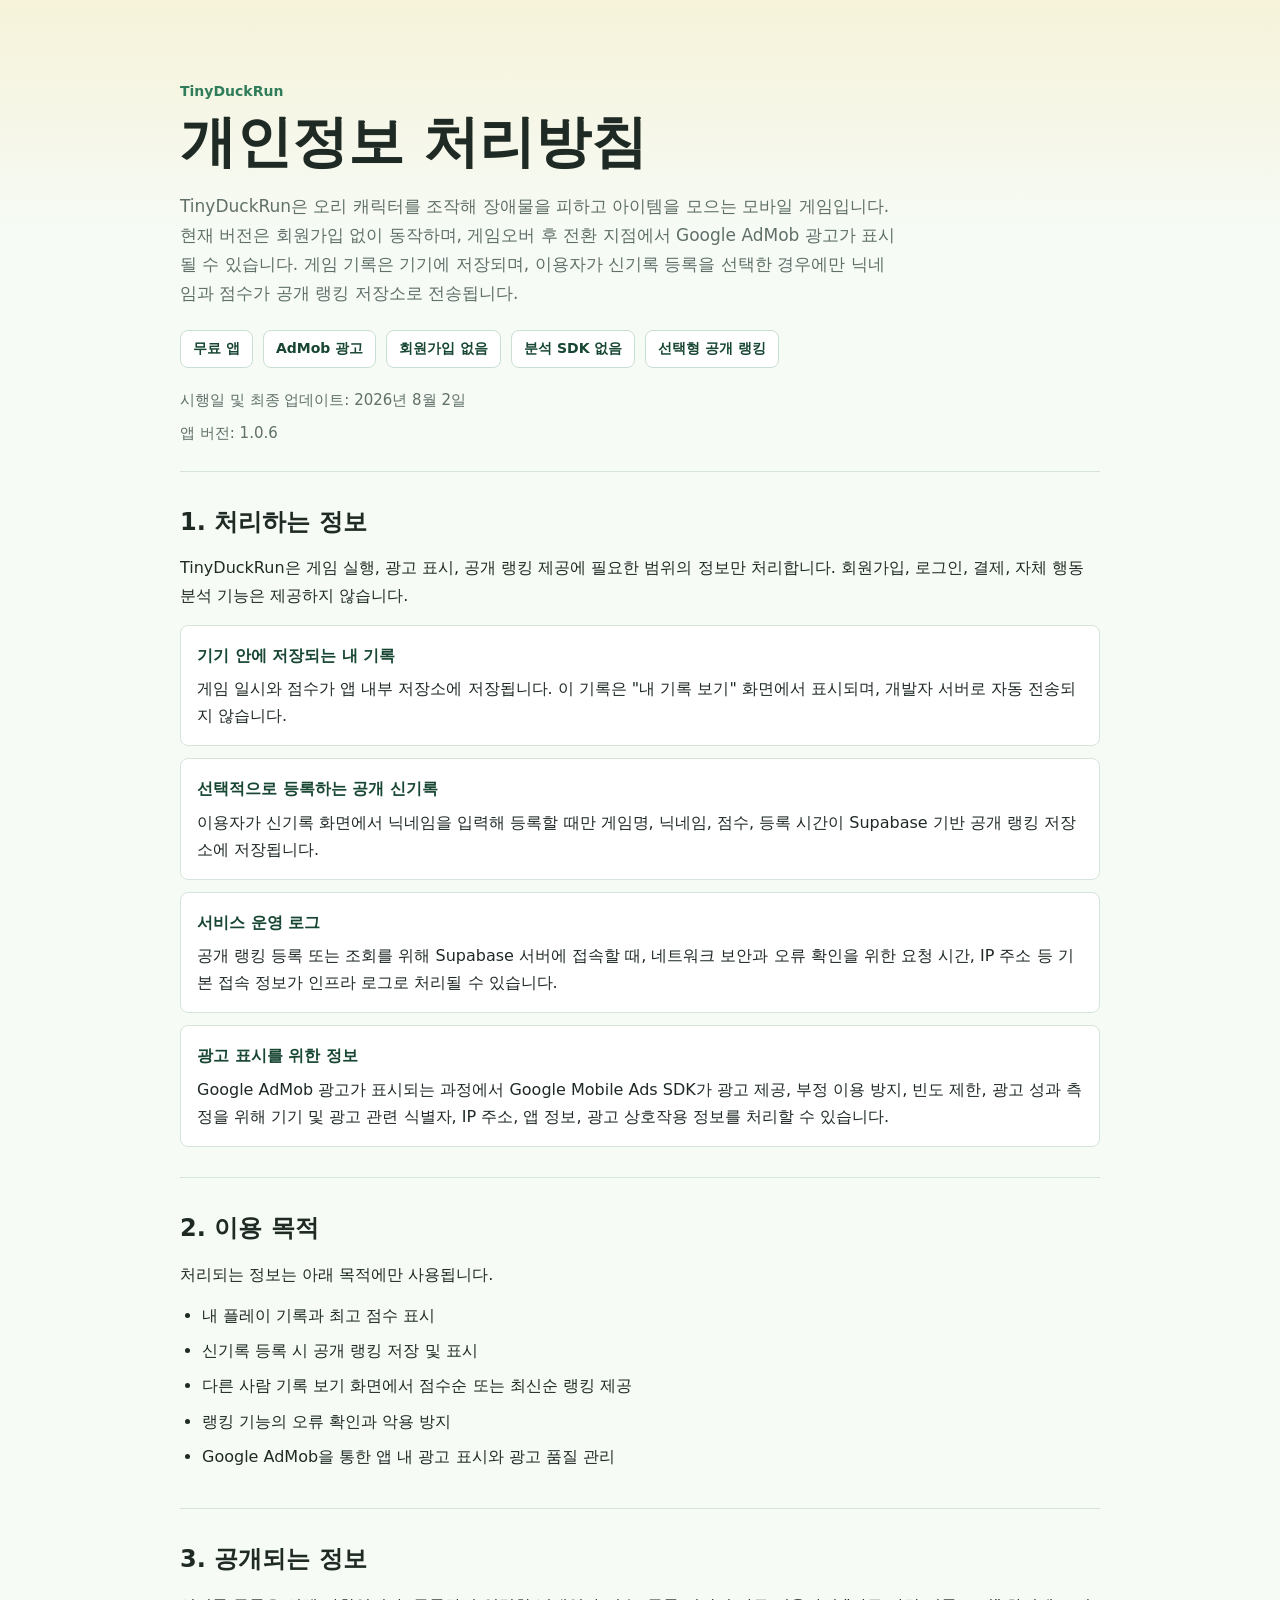
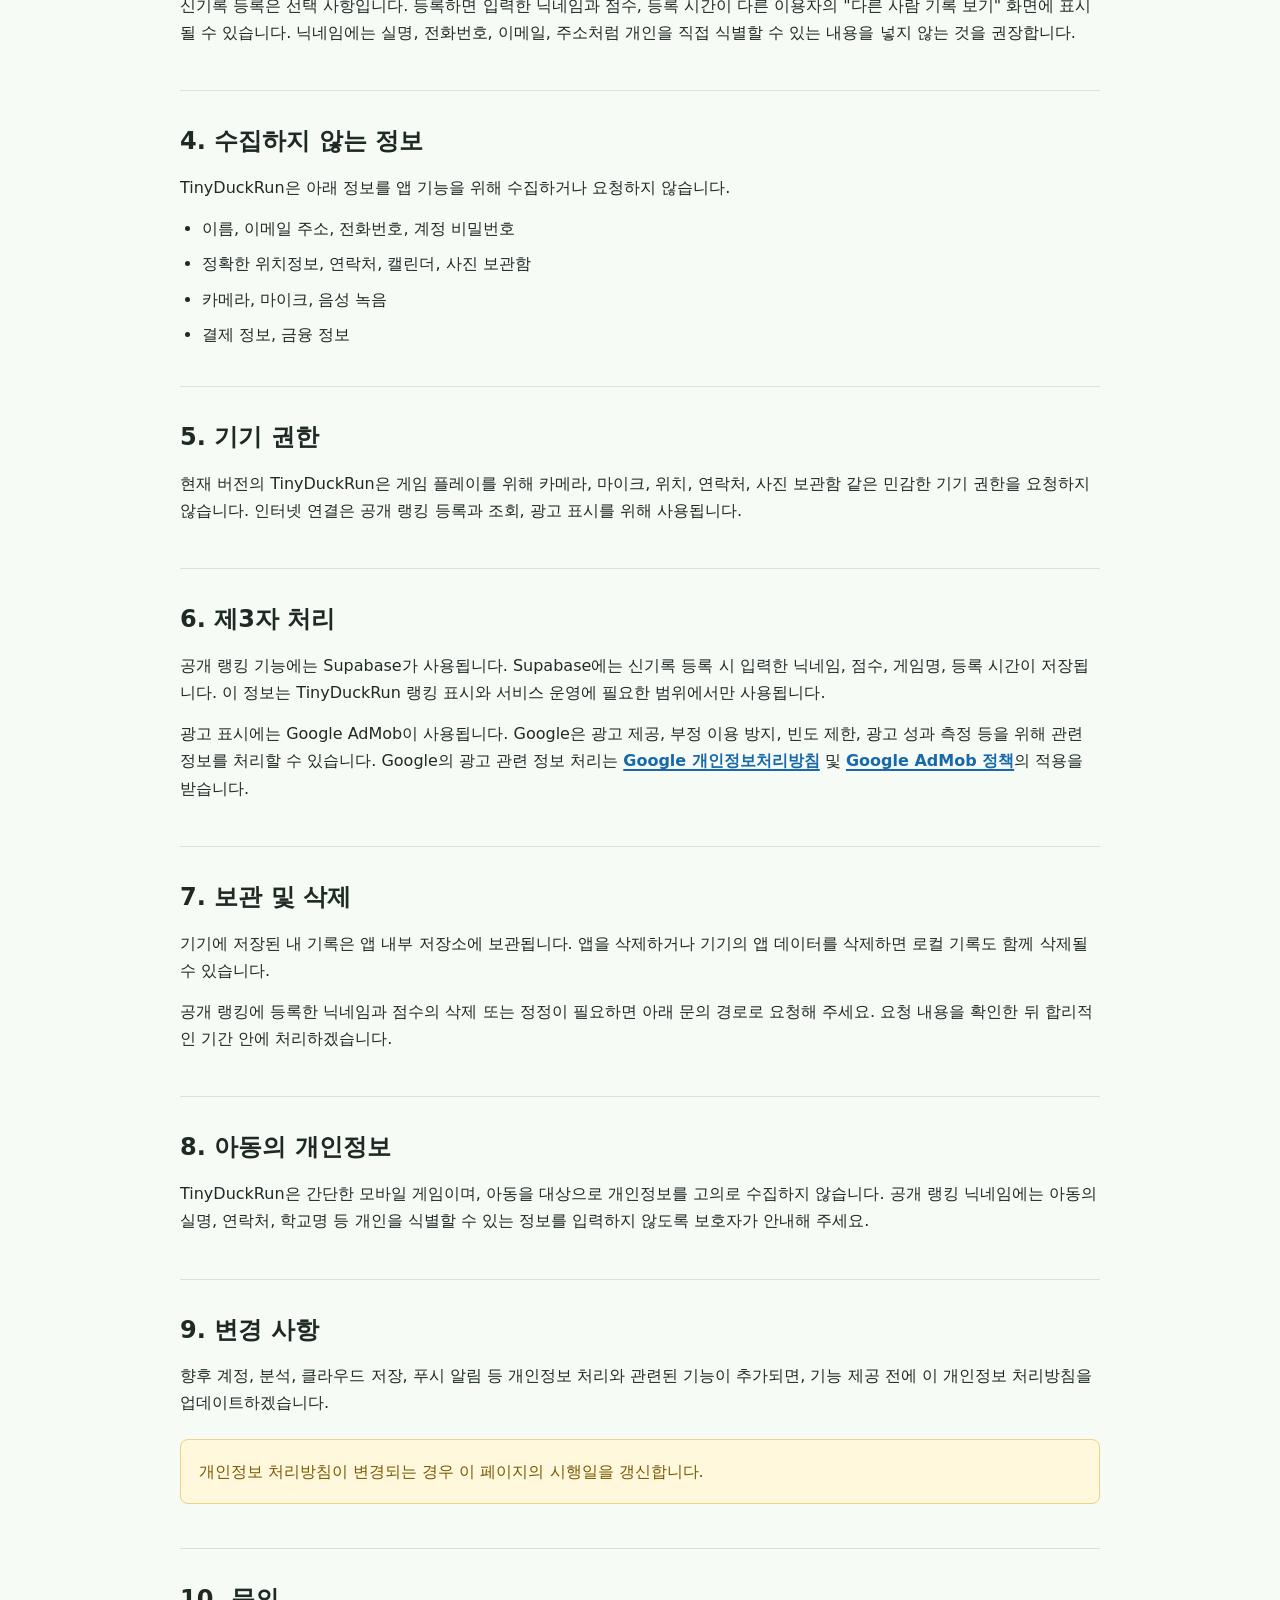
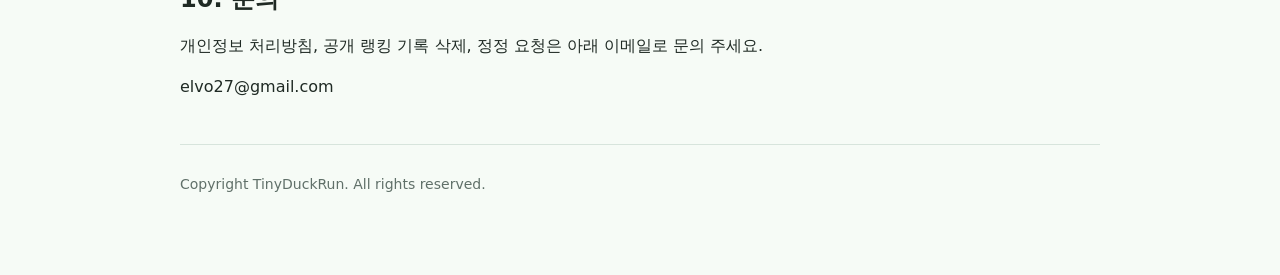
<file: TinyDuckRun/index.html>
<!doctype html>
<html lang="ko">

<head>
  <meta charset="utf-8" />
  <meta name="viewport" content="width=device-width, initial-scale=1" />
  <title>TinyDuckRun 개인정보 처리방침</title>
  <meta name="description" content="TinyDuckRun 개인정보 처리방침" />
  <style>
    :root {
      color-scheme: light;
      --bg: #f6fbf6;
      --paper: #ffffff;
      --ink: #1f2a24;
      --muted: #607069;
      --line: #d7e4dc;
      --accent: #f5c542;
      --accent-dark: #7a5a00;
      --green: #2f7d5a;
    }

    * {
      box-sizing: border-box;
    }

    body {
      margin: 0;
      background:
        linear-gradient(180deg, rgba(245, 197, 66, 0.16), transparent 240px),
        var(--bg);
      color: var(--ink);
      font-family:
        "Apple SD Gothic Neo", "Noto Sans KR", "Malgun Gothic", system-ui,
        -apple-system, BlinkMacSystemFont, "Segoe UI", sans-serif;
      line-height: 1.7;
    }

    main {
      width: min(920px, calc(100% - 32px));
      margin: 0 auto;
      padding: 48px 0 64px;
    }

    header {
      padding: 32px 0 24px;
      border-bottom: 1px solid var(--line);
    }

    .pill-row {
      display: flex;
      flex-wrap: wrap;
      gap: 10px;
      margin-top: 22px;
    }

    .pill {
      display: inline-flex;
      align-items: center;
      min-height: 34px;
      padding: 6px 12px;
      border: 1px solid #c9dfd3;
      border-radius: 8px;
      background: #ffffff;
      color: #174632;
      font-size: 14px;
      font-weight: 800;
    }

    .eyebrow {
      margin: 0 0 8px;
      color: var(--green);
      font-size: 14px;
      font-weight: 800;
      letter-spacing: 0;
    }

    h1 {
      margin: 0;
      font-size: clamp(34px, 6vw, 56px);
      line-height: 1.08;
      letter-spacing: 0;
    }

    .summary {
      margin: 20px 0 0;
      max-width: 720px;
      color: var(--muted);
      font-size: 17px;
    }

    section {
      padding: 30px 0;
      border-bottom: 1px solid var(--line);
    }

    h2 {
      margin: 0 0 12px;
      font-size: 24px;
      letter-spacing: 0;
    }

    p {
      margin: 0 0 14px;
    }

    ul {
      margin: 12px 0 0;
      padding-left: 22px;
    }

    li {
      margin: 8px 0;
    }

    strong {
      font-weight: 800;
    }

    .notice {
      margin-top: 22px;
      padding: 18px;
      border: 1px solid #ead381;
      border-radius: 8px;
      background: #fff8dc;
      color: var(--accent-dark);
    }

    .data-list {
      display: grid;
      gap: 12px;
      margin-top: 16px;
    }

    .data-card {
      padding: 16px;
      border: 1px solid var(--line);
      border-radius: 8px;
      background: var(--paper);
    }

    .data-card strong {
      display: block;
      margin-bottom: 6px;
      color: #174632;
    }

    .meta {
      display: grid;
      gap: 8px;
      margin-top: 20px;
      color: var(--muted);
      font-size: 15px;
    }

    a {
      color: #1769aa;
      font-weight: 700;
      text-decoration-thickness: 2px;
      text-underline-offset: 3px;
    }

    footer {
      padding-top: 28px;
      color: var(--muted);
      font-size: 14px;
    }

    @media (max-width: 640px) {
      main {
        width: min(100% - 24px, 920px);
        padding-top: 28px;
      }

      header {
        padding-top: 20px;
      }

      section {
        padding: 24px 0;
      }
    }
  </style>
</head>

<body>
  <main>
    <header>
      <p class="eyebrow">TinyDuckRun</p>
      <h1>개인정보 처리방침</h1>
      <p class="summary">
        TinyDuckRun은 오리 캐릭터를 조작해 장애물을 피하고 아이템을 모으는
        모바일 게임입니다. 현재 버전은 회원가입 없이 동작하며, 게임오버 후
        전환 지점에서 Google AdMob 광고가 표시될 수 있습니다. 게임 기록은
        기기에 저장되며, 이용자가 신기록 등록을 선택한 경우에만 닉네임과
        점수가 공개 랭킹 저장소로 전송됩니다.
      </p>
      <div class="pill-row" aria-label="앱 개인정보 요약">
        <span class="pill">무료 앱</span>
        <span class="pill">AdMob 광고</span>
        <span class="pill">회원가입 없음</span>
        <span class="pill">분석 SDK 없음</span>
        <span class="pill">선택형 공개 랭킹</span>
      </div>
      <div class="meta">
        <span>시행일 및 최종 업데이트: 2026년 8월 2일</span>
          <span>앱 버전: 1.0.6</span>
      </div>
    </header>

    <section>
      <h2>1. 처리하는 정보</h2>
      <p>
        TinyDuckRun은 게임 실행, 광고 표시, 공개 랭킹 제공에 필요한 범위의
        정보만 처리합니다. 회원가입, 로그인, 결제, 자체 행동 분석 기능은
        제공하지 않습니다.
      </p>
      <div class="data-list">
        <div class="data-card">
          <strong>기기 안에 저장되는 내 기록</strong>
          게임 일시와 점수가 앱 내부 저장소에 저장됩니다. 이 기록은
          "내 기록 보기" 화면에서 표시되며, 개발자 서버로 자동 전송되지
          않습니다.
        </div>
        <div class="data-card">
          <strong>선택적으로 등록하는 공개 신기록</strong>
          이용자가 신기록 화면에서 닉네임을 입력해 등록할 때만 게임명,
          닉네임, 점수, 등록 시간이 Supabase 기반 공개 랭킹 저장소에
          저장됩니다.
        </div>
        <div class="data-card">
          <strong>서비스 운영 로그</strong>
          공개 랭킹 등록 또는 조회를 위해 Supabase 서버에 접속할 때, 네트워크
          보안과 오류 확인을 위한 요청 시간, IP 주소 등 기본 접속 정보가
          인프라 로그로 처리될 수 있습니다.
        </div>
        <div class="data-card">
          <strong>광고 표시를 위한 정보</strong>
          Google AdMob 광고가 표시되는 과정에서 Google Mobile Ads SDK가 광고
          제공, 부정 이용 방지, 빈도 제한, 광고 성과 측정을 위해 기기 및 광고
          관련 식별자, IP 주소, 앱 정보, 광고 상호작용 정보를 처리할 수
          있습니다.
        </div>
      </div>
    </section>

    <section>
      <h2>2. 이용 목적</h2>
      <p>
        처리되는 정보는 아래 목적에만 사용됩니다.
      </p>
      <ul>
        <li>내 플레이 기록과 최고 점수 표시</li>
        <li>신기록 등록 시 공개 랭킹 저장 및 표시</li>
        <li>다른 사람 기록 보기 화면에서 점수순 또는 최신순 랭킹 제공</li>
        <li>랭킹 기능의 오류 확인과 악용 방지</li>
        <li>Google AdMob을 통한 앱 내 광고 표시와 광고 품질 관리</li>
      </ul>
    </section>

    <section>
      <h2>3. 공개되는 정보</h2>
      <p>
        신기록 등록은 선택 사항입니다. 등록하면 입력한 닉네임과 점수, 등록
        시간이 다른 이용자의 "다른 사람 기록 보기" 화면에 표시될 수 있습니다.
        닉네임에는 실명, 전화번호, 이메일, 주소처럼 개인을 직접 식별할 수
        있는 내용을 넣지 않는 것을 권장합니다.
      </p>
    </section>

    <section>
      <h2>4. 수집하지 않는 정보</h2>
      <p>
        TinyDuckRun은 아래 정보를 앱 기능을 위해 수집하거나 요청하지 않습니다.
      </p>
      <ul>
        <li>이름, 이메일 주소, 전화번호, 계정 비밀번호</li>
        <li>정확한 위치정보, 연락처, 캘린더, 사진 보관함</li>
        <li>카메라, 마이크, 음성 녹음</li>
        <li>결제 정보, 금융 정보</li>
      </ul>
    </section>

    <section>
      <h2>5. 기기 권한</h2>
      <p>
        현재 버전의 TinyDuckRun은 게임 플레이를 위해 카메라, 마이크, 위치,
        연락처, 사진 보관함 같은 민감한 기기 권한을 요청하지 않습니다.
        인터넷 연결은 공개 랭킹 등록과 조회, 광고 표시를 위해 사용됩니다.
      </p>
    </section>

    <section>
      <h2>6. 제3자 처리</h2>
      <p>
        공개 랭킹 기능에는 Supabase가 사용됩니다. Supabase에는 신기록 등록 시
        입력한 닉네임, 점수, 게임명, 등록 시간이 저장됩니다. 이 정보는
        TinyDuckRun 랭킹 표시와 서비스 운영에 필요한 범위에서만 사용됩니다.
      </p>
      <p>
        광고 표시에는 Google AdMob이 사용됩니다. Google은 광고 제공, 부정
        이용 방지, 빈도 제한, 광고 성과 측정 등을 위해 관련 정보를 처리할 수
        있습니다. Google의 광고 관련 정보 처리는
        <a href="https://policies.google.com/privacy" rel="noopener noreferrer">Google 개인정보처리방침</a> 및
        <a href="https://support.google.com/admob/answer/6128543" rel="noopener noreferrer">Google AdMob 정책</a>의 적용을 받습니다.
      </p>
    </section>

    <section>
      <h2>7. 보관 및 삭제</h2>
      <p>
        기기에 저장된 내 기록은 앱 내부 저장소에 보관됩니다. 앱을 삭제하거나
        기기의 앱 데이터를 삭제하면 로컬 기록도 함께 삭제될 수 있습니다.
      </p>
      <p>
        공개 랭킹에 등록한 닉네임과 점수의 삭제 또는 정정이 필요하면 아래
        문의 경로로 요청해 주세요. 요청 내용을 확인한 뒤 합리적인 기간 안에
        처리하겠습니다.
      </p>
    </section>

    <section>
      <h2>8. 아동의 개인정보</h2>
      <p>
        TinyDuckRun은 간단한 모바일 게임이며, 아동을 대상으로 개인정보를
        고의로 수집하지 않습니다. 공개 랭킹 닉네임에는 아동의 실명, 연락처,
        학교명 등 개인을 식별할 수 있는 정보를 입력하지 않도록 보호자가
        안내해 주세요.
      </p>
    </section>

    <section>
      <h2>9. 변경 사항</h2>
      <p>
        향후 계정, 분석, 클라우드 저장, 푸시 알림 등 개인정보 처리와 관련된
        기능이 추가되면, 기능 제공 전에 이 개인정보 처리방침을 업데이트하겠습니다.
      </p>
      <p class="notice">
        개인정보 처리방침이 변경되는 경우 이 페이지의 시행일을 갱신합니다.
      </p>
    </section>

    <section>
      <h2>10. 문의</h2>
      <p>
        개인정보 처리방침, 공개 랭킹 기록 삭제, 정정 요청은 아래 이메일로 문의 주세요.
      </p>
      <p>
        elvo27@gmail.com
      </p>
    </section>

    <footer>
      <p>Copyright TinyDuckRun. All rights reserved.</p>
    </footer>
  </main>
</body>

</html>
</file>
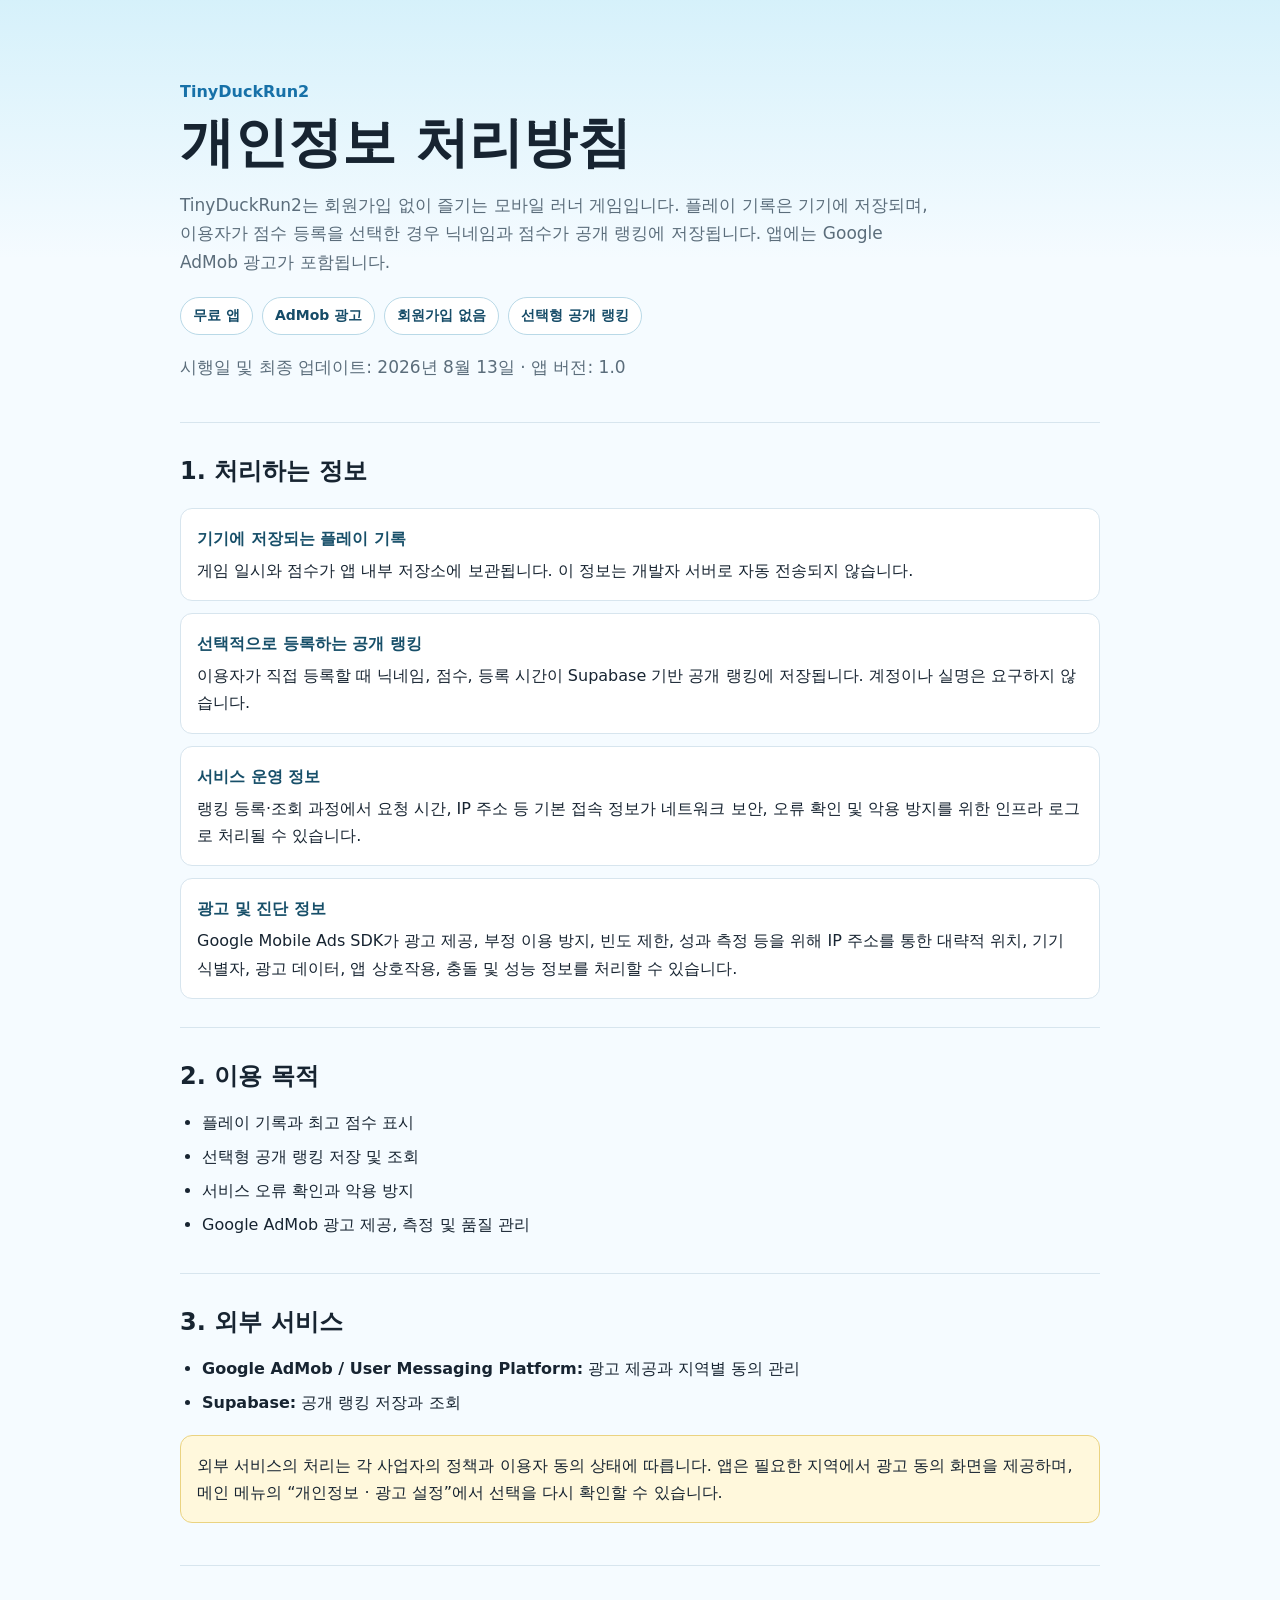
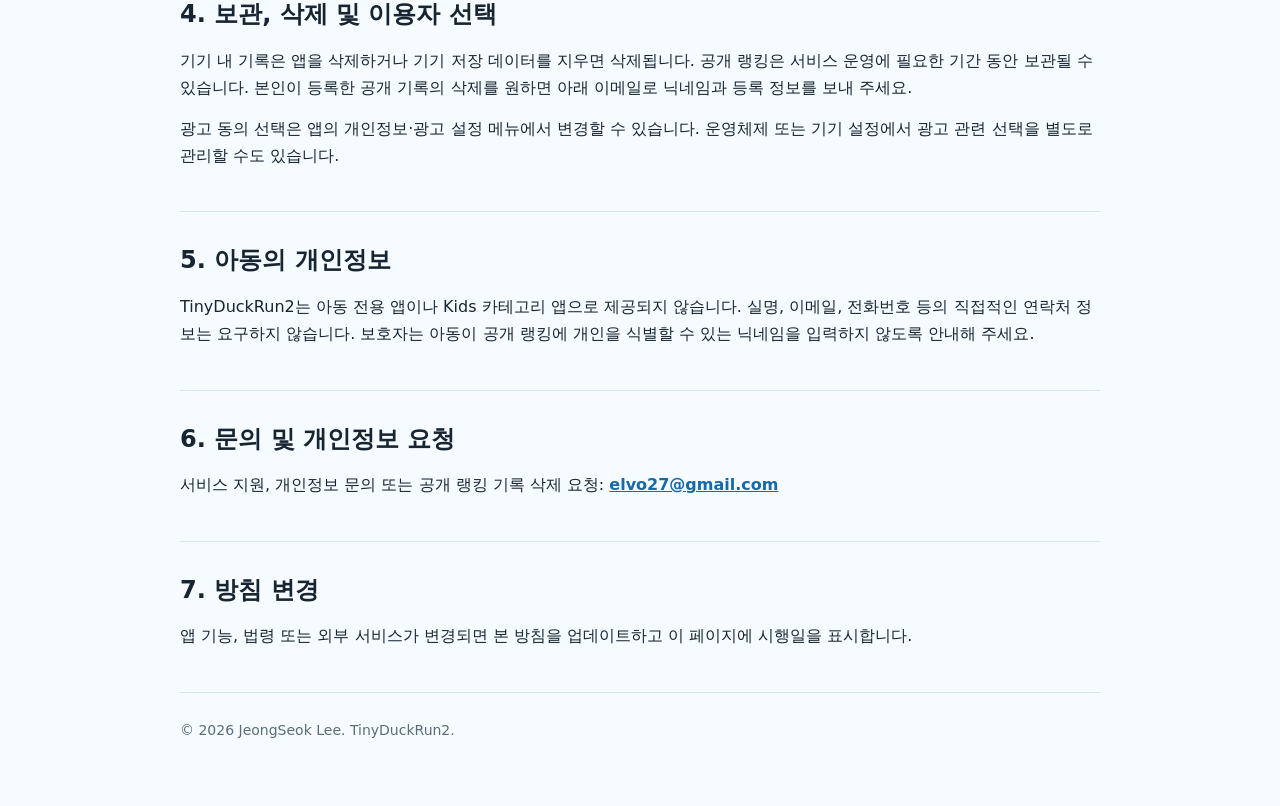
<file: TinyDuckRun2/index.html>
<!doctype html>
<html lang="ko">
<head>
  <meta charset="utf-8" />
  <meta name="viewport" content="width=device-width, initial-scale=1" />
  <title>TinyDuckRun2 개인정보 처리방침</title>
  <meta name="description" content="TinyDuckRun2 개인정보 처리방침" />
  <style>
    :root { color-scheme: light; --bg:#f5fbff; --paper:#fff; --ink:#172431; --muted:#5b6d7b; --line:#d7e5ee; --accent:#f7c948; --blue:#1771a8; }
    * { box-sizing:border-box; }
    body { margin:0; background:linear-gradient(180deg,rgba(103,205,235,.22),transparent 260px),var(--bg); color:var(--ink); font-family:"Apple SD Gothic Neo","Noto Sans KR","Malgun Gothic",system-ui,-apple-system,sans-serif; line-height:1.7; }
    main { width:min(920px,calc(100% - 32px)); margin:0 auto; padding:48px 0 64px; }
    header, section { border-bottom:1px solid var(--line); }
    header { padding:30px 0 26px; }
    section { padding:28px 0; }
    .eyebrow { margin:0 0 8px; color:var(--blue); font-weight:800; }
    h1 { margin:0; font-size:clamp(34px,6vw,54px); line-height:1.1; }
    h2 { margin:0 0 12px; font-size:24px; }
    p { margin:0 0 14px; }
    ul { margin:10px 0 0; padding-left:22px; }
    li { margin:7px 0; }
    a { color:#1769aa; font-weight:700; }
    .summary { max-width:760px; margin-top:18px; color:var(--muted); font-size:17px; }
    .pills { display:flex; flex-wrap:wrap; gap:9px; margin-top:20px; }
    .pill { padding:6px 12px; border:1px solid #b9d9e7; border-radius:999px; background:#fff; color:#164c68; font-size:14px; font-weight:800; }
    .cards { display:grid; gap:12px; margin-top:16px; }
    .card { padding:16px; border:1px solid var(--line); border-radius:12px; background:var(--paper); }
    .card strong { display:block; margin-bottom:5px; color:#174f69; }
    .notice { margin-top:18px; padding:16px; border:1px solid #ead381; border-radius:12px; background:#fff8dc; }
    footer { padding-top:26px; color:var(--muted); font-size:14px; }
  </style>
</head>
<body>
  <main>
    <header>
      <p class="eyebrow">TinyDuckRun2</p>
      <h1>개인정보 처리방침</h1>
      <p class="summary">TinyDuckRun2는 회원가입 없이 즐기는 모바일 러너 게임입니다. 플레이 기록은 기기에 저장되며, 이용자가 점수 등록을 선택한 경우 닉네임과 점수가 공개 랭킹에 저장됩니다. 앱에는 Google AdMob 광고가 포함됩니다.</p>
      <div class="pills"><span class="pill">무료 앱</span><span class="pill">AdMob 광고</span><span class="pill">회원가입 없음</span><span class="pill">선택형 공개 랭킹</span></div>
      <p class="summary">시행일 및 최종 업데이트: 2026년 8월 13일 · 앱 버전: 1.0</p>
    </header>

    <section>
      <h2>1. 처리하는 정보</h2>
      <div class="cards">
        <div class="card"><strong>기기에 저장되는 플레이 기록</strong>게임 일시와 점수가 앱 내부 저장소에 보관됩니다. 이 정보는 개발자 서버로 자동 전송되지 않습니다.</div>
        <div class="card"><strong>선택적으로 등록하는 공개 랭킹</strong>이용자가 직접 등록할 때 닉네임, 점수, 등록 시간이 Supabase 기반 공개 랭킹에 저장됩니다. 계정이나 실명은 요구하지 않습니다.</div>
        <div class="card"><strong>서비스 운영 정보</strong>랭킹 등록·조회 과정에서 요청 시간, IP 주소 등 기본 접속 정보가 네트워크 보안, 오류 확인 및 악용 방지를 위한 인프라 로그로 처리될 수 있습니다.</div>
        <div class="card"><strong>광고 및 진단 정보</strong>Google Mobile Ads SDK가 광고 제공, 부정 이용 방지, 빈도 제한, 성과 측정 등을 위해 IP 주소를 통한 대략적 위치, 기기 식별자, 광고 데이터, 앱 상호작용, 충돌 및 성능 정보를 처리할 수 있습니다.</div>
      </div>
    </section>

    <section>
      <h2>2. 이용 목적</h2>
      <ul><li>플레이 기록과 최고 점수 표시</li><li>선택형 공개 랭킹 저장 및 조회</li><li>서비스 오류 확인과 악용 방지</li><li>Google AdMob 광고 제공, 측정 및 품질 관리</li></ul>
    </section>

    <section>
      <h2>3. 외부 서비스</h2>
      <ul><li><strong>Google AdMob / User Messaging Platform:</strong> 광고 제공과 지역별 동의 관리</li><li><strong>Supabase:</strong> 공개 랭킹 저장과 조회</li></ul>
      <p class="notice">외부 서비스의 처리는 각 사업자의 정책과 이용자 동의 상태에 따릅니다. 앱은 필요한 지역에서 광고 동의 화면을 제공하며, 메인 메뉴의 “개인정보 · 광고 설정”에서 선택을 다시 확인할 수 있습니다.</p>
    </section>

    <section>
      <h2>4. 보관, 삭제 및 이용자 선택</h2>
      <p>기기 내 기록은 앱을 삭제하거나 기기 저장 데이터를 지우면 삭제됩니다. 공개 랭킹은 서비스 운영에 필요한 기간 동안 보관될 수 있습니다. 본인이 등록한 공개 기록의 삭제를 원하면 아래 이메일로 닉네임과 등록 정보를 보내 주세요.</p>
      <p>광고 동의 선택은 앱의 개인정보·광고 설정 메뉴에서 변경할 수 있습니다. 운영체제 또는 기기 설정에서 광고 관련 선택을 별도로 관리할 수도 있습니다.</p>
    </section>

    <section>
      <h2>5. 아동의 개인정보</h2>
      <p>TinyDuckRun2는 아동 전용 앱이나 Kids 카테고리 앱으로 제공되지 않습니다. 실명, 이메일, 전화번호 등의 직접적인 연락처 정보는 요구하지 않습니다. 보호자는 아동이 공개 랭킹에 개인을 식별할 수 있는 닉네임을 입력하지 않도록 안내해 주세요.</p>
    </section>

    <section>
      <h2>6. 문의 및 개인정보 요청</h2>
      <p>서비스 지원, 개인정보 문의 또는 공개 랭킹 기록 삭제 요청: <a href="mailto:elvo27@gmail.com">elvo27@gmail.com</a></p>
    </section>

    <section>
      <h2>7. 방침 변경</h2>
      <p>앱 기능, 법령 또는 외부 서비스가 변경되면 본 방침을 업데이트하고 이 페이지에 시행일을 표시합니다.</p>
    </section>
    <footer>© 2026 JeongSeok Lee. TinyDuckRun2.</footer>
  </main>
</body>
</html>
</file>
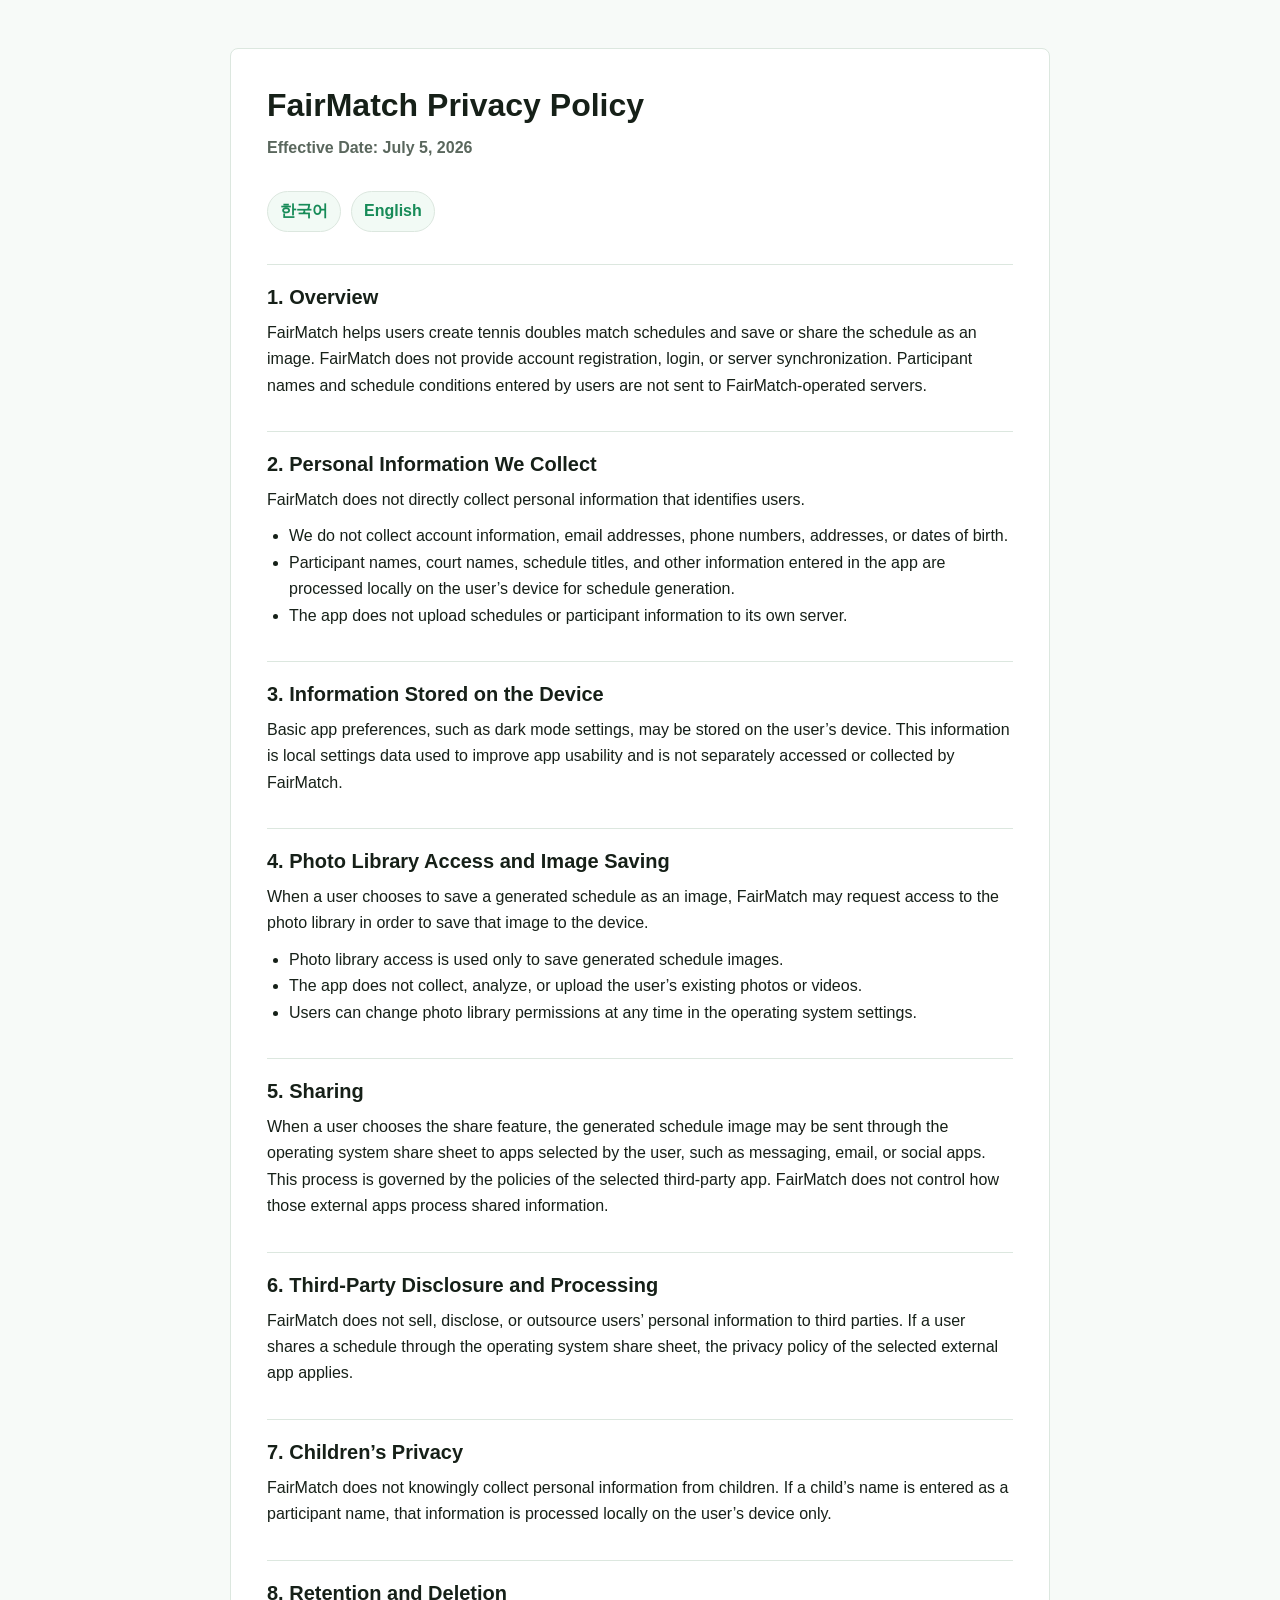
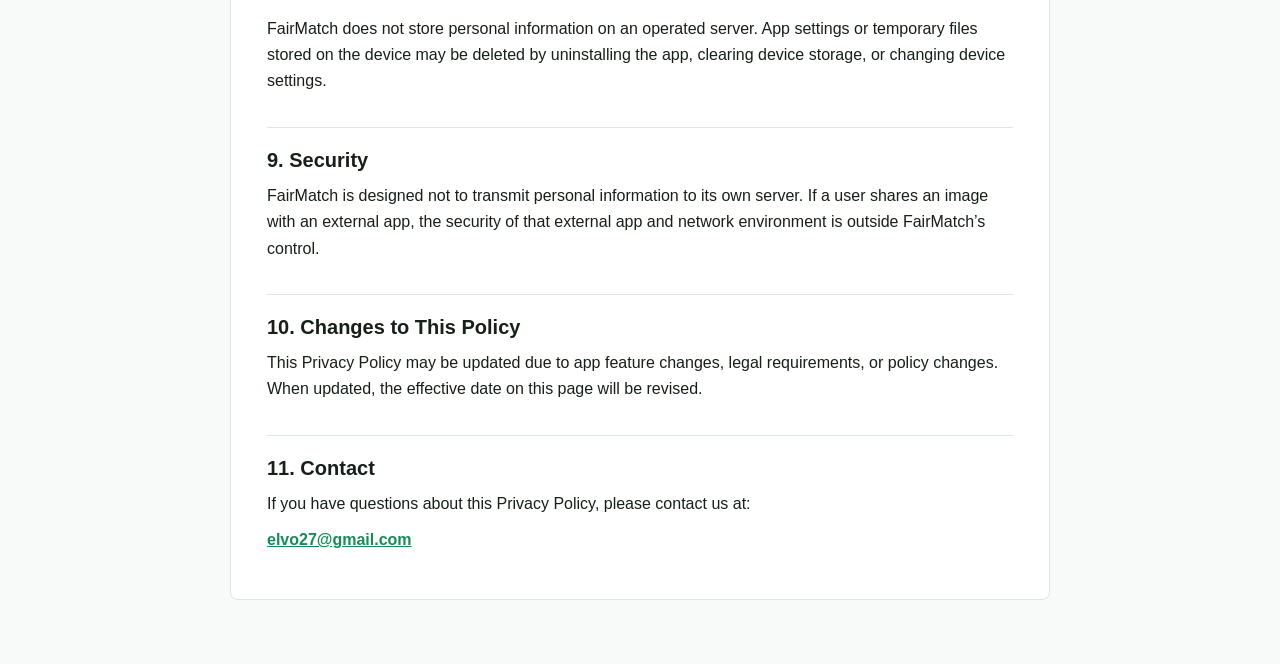
<file: FairMatch/en.html>
<!doctype html>
<html lang="en">
<head>
  <meta charset="utf-8">
  <meta name="viewport" content="width=device-width, initial-scale=1">
  <title>FairMatch Privacy Policy</title>
  <style>
    :root {
      color-scheme: light;
      --bg: #f7faf8;
      --surface: #ffffff;
      --text: #162018;
      --muted: #5a675d;
      --line: #dce7df;
      --accent: #178b58;
    }
    * { box-sizing: border-box; }
    body {
      margin: 0;
      background: var(--bg);
      color: var(--text);
      font-family: -apple-system, BlinkMacSystemFont, "Segoe UI", sans-serif;
      line-height: 1.65;
    }
    main {
      max-width: 860px;
      margin: 0 auto;
      padding: 48px 20px 64px;
    }
    article {
      background: var(--surface);
      border: 1px solid var(--line);
      border-radius: 8px;
      padding: 36px;
    }
    h1, h2 { line-height: 1.25; }
    h1 { margin: 0 0 8px; font-size: 32px; }
    h2 {
      margin: 32px 0 10px;
      padding-top: 20px;
      border-top: 1px solid var(--line);
      font-size: 20px;
    }
    p, ul { margin: 10px 0; }
    ul { padding-left: 22px; }
    a { color: var(--accent); font-weight: 700; }
    .meta { color: var(--muted); font-weight: 700; }
    .lang {
      display: inline-flex;
      gap: 10px;
      margin: 20px 0 0;
    }
    .lang a {
      border: 1px solid var(--line);
      border-radius: 999px;
      padding: 6px 12px;
      text-decoration: none;
      background: #f2faf5;
    }
    @media (max-width: 640px) {
      main { padding: 24px 14px 40px; }
      article { padding: 24px 18px; }
      h1 { font-size: 26px; }
    }
  </style>
</head>
<body>
  <main>
    <article>
      <h1>FairMatch Privacy Policy</h1>
      <p class="meta">Effective Date: July 5, 2026</p>
      <div class="lang">
        <a href="./index.html">한국어</a>
        <a href="./en.html" aria-current="page">English</a>
      </div>

      <h2>1. Overview</h2>
      <p>FairMatch helps users create tennis doubles match schedules and save or share the schedule as an image. FairMatch does not provide account registration, login, or server synchronization. Participant names and schedule conditions entered by users are not sent to FairMatch-operated servers.</p>

      <h2>2. Personal Information We Collect</h2>
      <p>FairMatch does not directly collect personal information that identifies users.</p>
      <ul>
        <li>We do not collect account information, email addresses, phone numbers, addresses, or dates of birth.</li>
        <li>Participant names, court names, schedule titles, and other information entered in the app are processed locally on the user’s device for schedule generation.</li>
        <li>The app does not upload schedules or participant information to its own server.</li>
      </ul>

      <h2>3. Information Stored on the Device</h2>
      <p>Basic app preferences, such as dark mode settings, may be stored on the user’s device. This information is local settings data used to improve app usability and is not separately accessed or collected by FairMatch.</p>

      <h2>4. Photo Library Access and Image Saving</h2>
      <p>When a user chooses to save a generated schedule as an image, FairMatch may request access to the photo library in order to save that image to the device.</p>
      <ul>
        <li>Photo library access is used only to save generated schedule images.</li>
        <li>The app does not collect, analyze, or upload the user’s existing photos or videos.</li>
        <li>Users can change photo library permissions at any time in the operating system settings.</li>
      </ul>

      <h2>5. Sharing</h2>
      <p>When a user chooses the share feature, the generated schedule image may be sent through the operating system share sheet to apps selected by the user, such as messaging, email, or social apps. This process is governed by the policies of the selected third-party app. FairMatch does not control how those external apps process shared information.</p>

      <h2>6. Third-Party Disclosure and Processing</h2>
      <p>FairMatch does not sell, disclose, or outsource users’ personal information to third parties. If a user shares a schedule through the operating system share sheet, the privacy policy of the selected external app applies.</p>

      <h2>7. Children’s Privacy</h2>
      <p>FairMatch does not knowingly collect personal information from children. If a child’s name is entered as a participant name, that information is processed locally on the user’s device only.</p>

      <h2>8. Retention and Deletion</h2>
      <p>FairMatch does not store personal information on an operated server. App settings or temporary files stored on the device may be deleted by uninstalling the app, clearing device storage, or changing device settings.</p>

      <h2>9. Security</h2>
      <p>FairMatch is designed not to transmit personal information to its own server. If a user shares an image with an external app, the security of that external app and network environment is outside FairMatch’s control.</p>

      <h2>10. Changes to This Policy</h2>
      <p>This Privacy Policy may be updated due to app feature changes, legal requirements, or policy changes. When updated, the effective date on this page will be revised.</p>

      <h2>11. Contact</h2>
      <p>If you have questions about this Privacy Policy, please contact us at:</p>
      <p><a href="mailto:elvo27@gmail.com">elvo27@gmail.com</a></p>
    </article>
  </main>
</body>
</html>
</file>
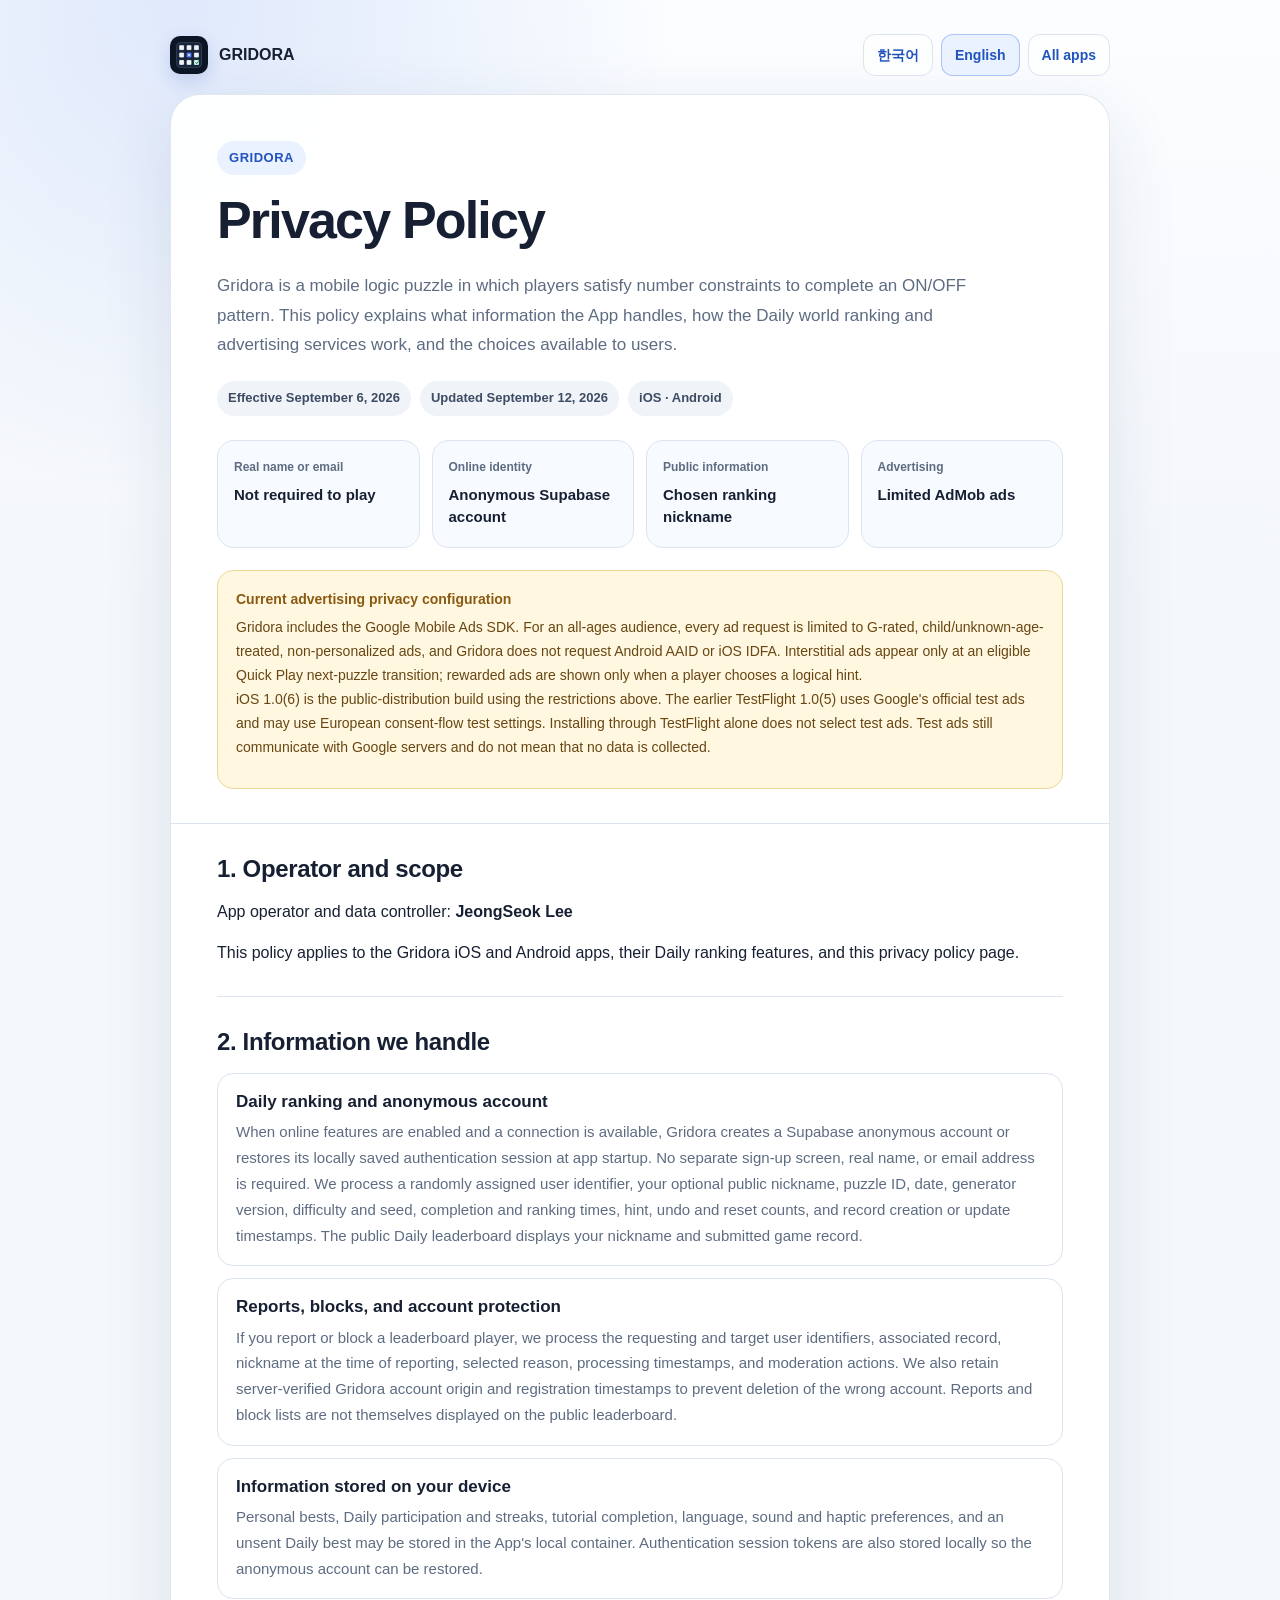
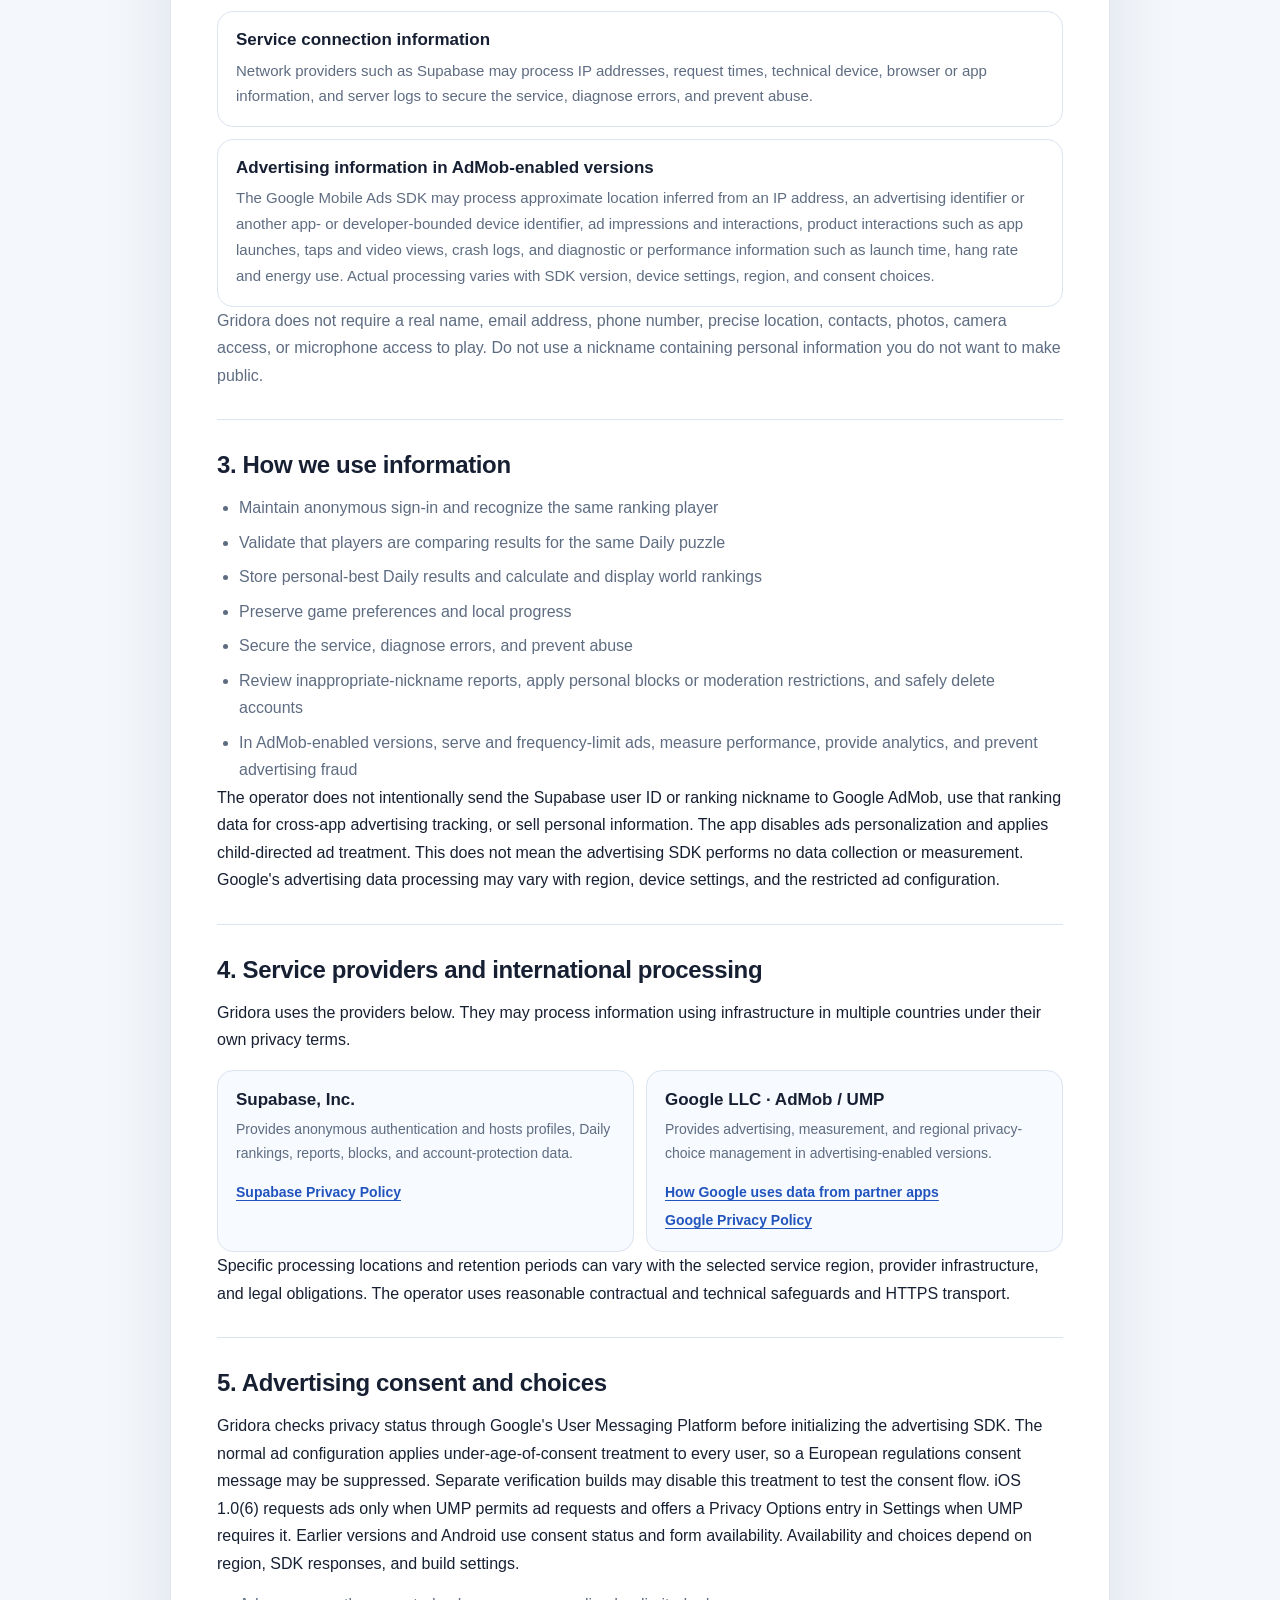
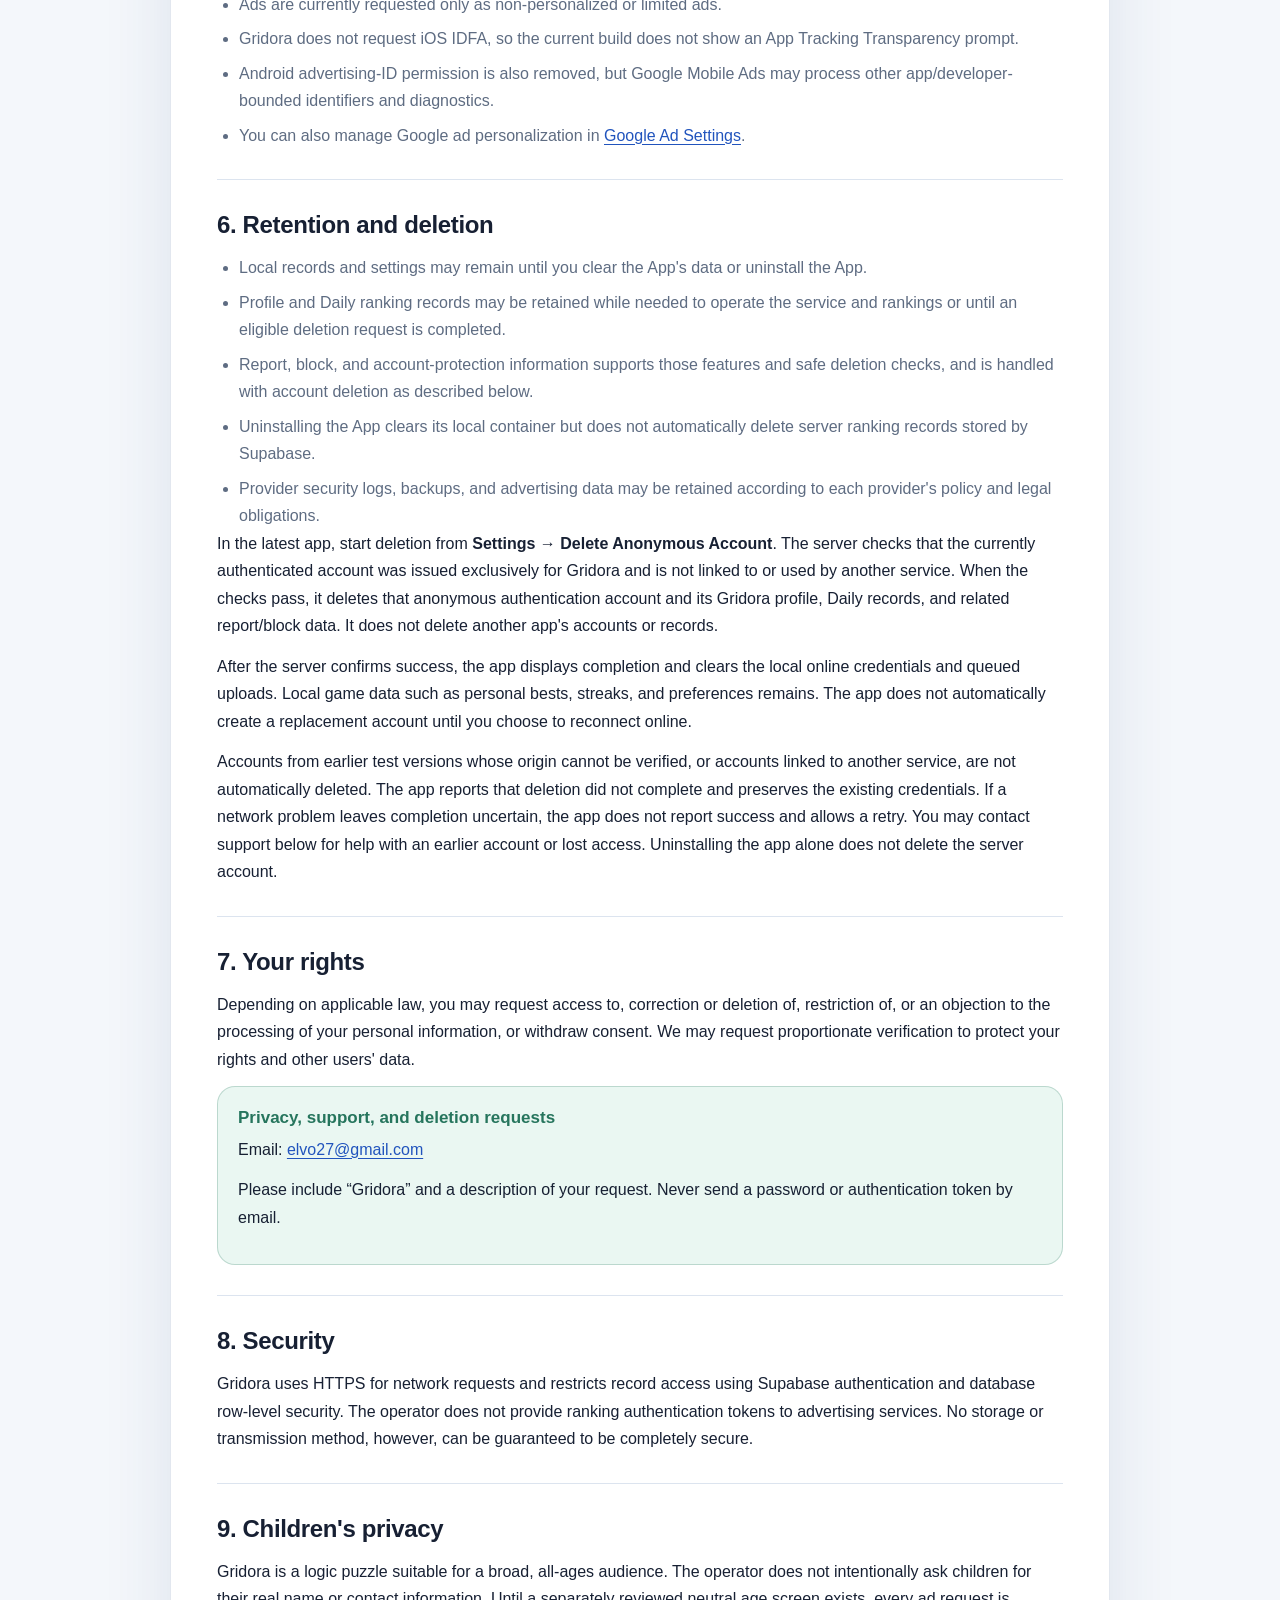
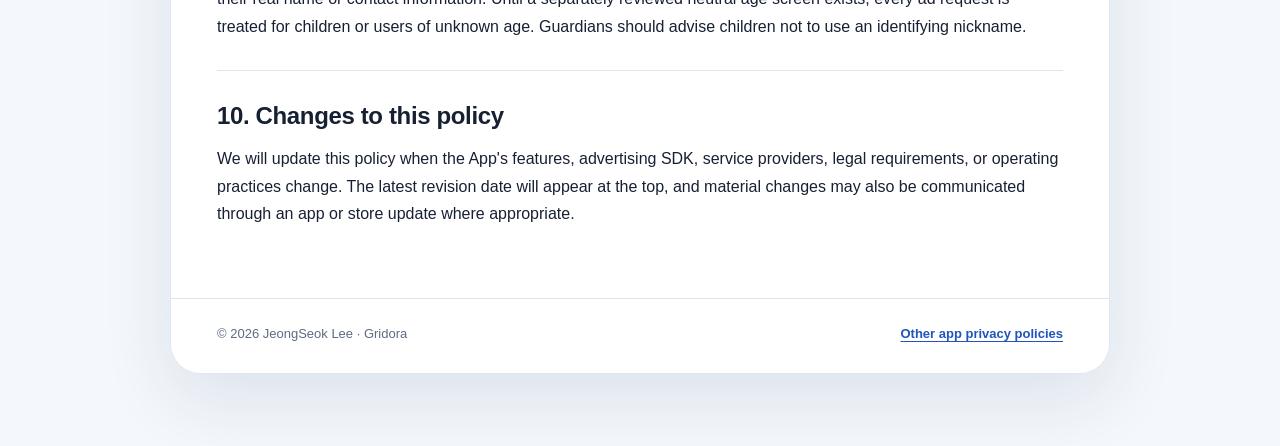
<file: Gridora/en.html>
<!doctype html>
<html lang="en">
<head>
  <meta charset="utf-8">
  <meta name="viewport" content="width=device-width, initial-scale=1">
  <meta name="theme-color" content="#356fe6">
  <meta name="description" content="Gridora Privacy Policy">
  <meta property="og:type" content="website">
  <meta property="og:title" content="Gridora Privacy Policy">
  <meta property="og:description" content="How Gridora handles game records, Daily rankings, Supabase data, and advertising data">
  <meta property="og:url" content="https://elvo27.github.io/privacy-policy/Gridora/en.html">
  <meta property="og:image" content="https://elvo27.github.io/privacy-policy/Gridora/icon.png">
  <link rel="canonical" href="https://elvo27.github.io/privacy-policy/Gridora/en.html">
  <link rel="alternate" hreflang="ko" href="https://elvo27.github.io/privacy-policy/Gridora/">
  <link rel="alternate" hreflang="en" href="https://elvo27.github.io/privacy-policy/Gridora/en.html">
  <link rel="icon" href="icon.png">
  <link rel="stylesheet" href="styles.css">
  <title>Gridora Privacy Policy</title>
</head>
<body>
  <a class="skip-link" href="#policy-content">Skip to policy</a>
  <main class="shell">
    <div class="topbar">
      <a class="brand" href="./" aria-label="Gridora privacy policy home">
        <img src="icon.png" alt="" width="38" height="38">
        <span>GRIDORA</span>
      </a>
      <nav class="topnav" aria-label="Language and page navigation">
        <a href="./" lang="ko">한국어</a>
        <a href="en.html" lang="en" aria-current="page">English</a>
        <a href="../">All apps</a>
      </nav>
    </div>

    <article class="policy" id="policy-content">
      <header class="hero">
        <p class="eyebrow">Gridora</p>
        <h1>Privacy Policy</h1>
        <p class="lead">Gridora is a mobile logic puzzle in which players satisfy number constraints to complete an ON/OFF pattern. This policy explains what information the App handles, how the Daily world ranking and advertising services work, and the choices available to users.</p>
        <div class="meta">
          <span>Effective September 6, 2026</span>
          <span>Updated September 12, 2026</span>
          <span>iOS · Android</span>
        </div>
        <div class="facts" aria-label="Privacy summary">
          <div class="fact"><span>Real name or email</span><strong>Not required to play</strong></div>
          <div class="fact"><span>Online identity</span><strong>Anonymous Supabase account</strong></div>
          <div class="fact"><span>Public information</span><strong>Chosen ranking nickname</strong></div>
          <div class="fact"><span>Advertising</span><strong>Limited AdMob ads</strong></div>
        </div>
        <div class="notice">
          <strong>Current advertising privacy configuration</strong>
          Gridora includes the Google Mobile Ads SDK. For an all-ages audience, every ad request is limited to G-rated, child/unknown-age-treated, non-personalized ads, and Gridora does not request Android AAID or iOS IDFA. Interstitial ads appear only at an eligible Quick Play next-puzzle transition; rewarded ads are shown only when a player chooses a logical hint.
          <p>iOS 1.0(6) is the public-distribution build using the restrictions above. The earlier TestFlight 1.0(5) uses Google's official test ads and may use European consent-flow test settings. Installing through TestFlight alone does not select test ads. Test ads still communicate with Google servers and do not mean that no data is collected.</p>
        </div>
      </header>

      <div class="content">
        <section class="section">
          <h2>1. Operator and scope</h2>
          <p>App operator and data controller: <strong>JeongSeok Lee</strong></p>
          <p>This policy applies to the Gridora iOS and Android apps, their Daily ranking features, and this privacy policy page.</p>
        </section>

        <section class="section">
          <h2>2. Information we handle</h2>
          <div class="cards">
            <div class="data-card">
              <h3>Daily ranking and anonymous account</h3>
              <p>When online features are enabled and a connection is available, Gridora creates a Supabase anonymous account or restores its locally saved authentication session at app startup. No separate sign-up screen, real name, or email address is required. We process a randomly assigned user identifier, your optional public nickname, puzzle ID, date, generator version, difficulty and seed, completion and ranking times, hint, undo and reset counts, and record creation or update timestamps. The public Daily leaderboard displays your nickname and submitted game record.</p>
            </div>
            <div class="data-card">
              <h3>Reports, blocks, and account protection</h3>
              <p>If you report or block a leaderboard player, we process the requesting and target user identifiers, associated record, nickname at the time of reporting, selected reason, processing timestamps, and moderation actions. We also retain server-verified Gridora account origin and registration timestamps to prevent deletion of the wrong account. Reports and block lists are not themselves displayed on the public leaderboard.</p>
            </div>
            <div class="data-card">
              <h3>Information stored on your device</h3>
              <p>Personal bests, Daily participation and streaks, tutorial completion, language, sound and haptic preferences, and an unsent Daily best may be stored in the App's local container. Authentication session tokens are also stored locally so the anonymous account can be restored.</p>
            </div>
            <div class="data-card">
              <h3>Service connection information</h3>
              <p>Network providers such as Supabase may process IP addresses, request times, technical device, browser or app information, and server logs to secure the service, diagnose errors, and prevent abuse.</p>
            </div>
            <div class="data-card">
              <h3>Advertising information in AdMob-enabled versions</h3>
              <p>The Google Mobile Ads SDK may process approximate location inferred from an IP address, an advertising identifier or another app- or developer-bounded device identifier, ad impressions and interactions, product interactions such as app launches, taps and video views, crash logs, and diagnostic or performance information such as launch time, hang rate and energy use. Actual processing varies with SDK version, device settings, region, and consent choices.</p>
            </div>
          </div>
          <p class="muted">Gridora does not require a real name, email address, phone number, precise location, contacts, photos, camera access, or microphone access to play. Do not use a nickname containing personal information you do not want to make public.</p>
        </section>

        <section class="section">
          <h2>3. How we use information</h2>
          <ul>
            <li>Maintain anonymous sign-in and recognize the same ranking player</li>
            <li>Validate that players are comparing results for the same Daily puzzle</li>
            <li>Store personal-best Daily results and calculate and display world rankings</li>
            <li>Preserve game preferences and local progress</li>
            <li>Secure the service, diagnose errors, and prevent abuse</li>
            <li>Review inappropriate-nickname reports, apply personal blocks or moderation restrictions, and safely delete accounts</li>
            <li>In AdMob-enabled versions, serve and frequency-limit ads, measure performance, provide analytics, and prevent advertising fraud</li>
          </ul>
          <p>The operator does not intentionally send the Supabase user ID or ranking nickname to Google AdMob, use that ranking data for cross-app advertising tracking, or sell personal information. The app disables ads personalization and applies child-directed ad treatment. This does not mean the advertising SDK performs no data collection or measurement. Google's advertising data processing may vary with region, device settings, and the restricted ad configuration.</p>
        </section>

        <section class="section">
          <h2>4. Service providers and international processing</h2>
          <p>Gridora uses the providers below. They may process information using infrastructure in multiple countries under their own privacy terms.</p>
          <div class="service-list">
            <div class="service">
              <h3>Supabase, Inc.</h3>
              <p>Provides anonymous authentication and hosts profiles, Daily rankings, reports, blocks, and account-protection data.</p>
              <a href="https://supabase.com/privacy" rel="noopener noreferrer">Supabase Privacy Policy</a>
            </div>
            <div class="service">
              <h3>Google LLC · AdMob / UMP</h3>
              <p>Provides advertising, measurement, and regional privacy-choice management in advertising-enabled versions.</p>
              <a href="https://policies.google.com/technologies/partner-sites?hl=en" rel="noopener noreferrer">How Google uses data from partner apps</a><br>
              <a href="https://policies.google.com/privacy?hl=en" rel="noopener noreferrer">Google Privacy Policy</a>
            </div>
          </div>
          <p>Specific processing locations and retention periods can vary with the selected service region, provider infrastructure, and legal obligations. The operator uses reasonable contractual and technical safeguards and HTTPS transport.</p>
        </section>

        <section class="section">
          <h2>5. Advertising consent and choices</h2>
          <p>Gridora checks privacy status through Google's User Messaging Platform before initializing the advertising SDK. The normal ad configuration applies under-age-of-consent treatment to every user, so a European regulations consent message may be suppressed. Separate verification builds may disable this treatment to test the consent flow. iOS 1.0(6) requests ads only when UMP permits ad requests and offers a Privacy Options entry in Settings when UMP requires it. Earlier versions and Android use consent status and form availability. Availability and choices depend on region, SDK responses, and build settings.</p>
          <ul>
            <li>Ads are currently requested only as non-personalized or limited ads.</li>
            <li>Gridora does not request iOS IDFA, so the current build does not show an App Tracking Transparency prompt.</li>
            <li>Android advertising-ID permission is also removed, but Google Mobile Ads may process other app/developer-bounded identifiers and diagnostics.</li>
            <li>You can also manage Google ad personalization in <a href="https://adssettings.google.com/" rel="noopener noreferrer">Google Ad Settings</a>.</li>
          </ul>
        </section>

        <section class="section" id="deletion">
          <h2>6. Retention and deletion</h2>
          <ul>
            <li>Local records and settings may remain until you clear the App's data or uninstall the App.</li>
            <li>Profile and Daily ranking records may be retained while needed to operate the service and rankings or until an eligible deletion request is completed.</li>
            <li>Report, block, and account-protection information supports those features and safe deletion checks, and is handled with account deletion as described below.</li>
            <li>Uninstalling the App clears its local container but does not automatically delete server ranking records stored by Supabase.</li>
            <li>Provider security logs, backups, and advertising data may be retained according to each provider's policy and legal obligations.</li>
          </ul>
          <p>In the latest app, start deletion from <strong>Settings → Delete Anonymous Account</strong>. The server checks that the currently authenticated account was issued exclusively for Gridora and is not linked to or used by another service. When the checks pass, it deletes that anonymous authentication account and its Gridora profile, Daily records, and related report/block data. It does not delete another app's accounts or records.</p>
          <p>After the server confirms success, the app displays completion and clears the local online credentials and queued uploads. Local game data such as personal bests, streaks, and preferences remains. The app does not automatically create a replacement account until you choose to reconnect online.</p>
          <p>Accounts from earlier test versions whose origin cannot be verified, or accounts linked to another service, are not automatically deleted. The app reports that deletion did not complete and preserves the existing credentials. If a network problem leaves completion uncertain, the app does not report success and allows a retry. You may contact support below for help with an earlier account or lost access. Uninstalling the app alone does not delete the server account.</p>
        </section>

        <section class="section">
          <h2>7. Your rights</h2>
          <p>Depending on applicable law, you may request access to, correction or deletion of, restriction of, or an objection to the processing of your personal information, or withdraw consent. We may request proportionate verification to protect your rights and other users' data.</p>
          <div class="contact">
            <h3><strong>Privacy, support, and deletion requests</strong></h3>
            <p>Email: <a href="mailto:elvo27@gmail.com">elvo27@gmail.com</a></p>
            <p>Please include “Gridora” and a description of your request. Never send a password or authentication token by email.</p>
          </div>
        </section>

        <section class="section">
          <h2>8. Security</h2>
          <p>Gridora uses HTTPS for network requests and restricts record access using Supabase authentication and database row-level security. The operator does not provide ranking authentication tokens to advertising services. No storage or transmission method, however, can be guaranteed to be completely secure.</p>
        </section>

        <section class="section">
          <h2>9. Children's privacy</h2>
          <p>Gridora is a logic puzzle suitable for a broad, all-ages audience. The operator does not intentionally ask children for their real name or contact information. Until a separately reviewed neutral age screen exists, every ad request is treated for children or users of unknown age. Guardians should advise children not to use an identifying nickname.</p>
        </section>

        <section class="section">
          <h2>10. Changes to this policy</h2>
          <p>We will update this policy when the App's features, advertising SDK, service providers, legal requirements, or operating practices change. The latest revision date will appear at the top, and material changes may also be communicated through an app or store update where appropriate.</p>
        </section>
      </div>

      <footer class="footer">
        <span>© 2026 JeongSeok Lee · Gridora</span>
        <a href="../">Other app privacy policies</a>
      </footer>
    </article>
  </main>
</body>
</html>
</file>
<file: Gridora/styles.css>
:root {
  color-scheme: light;
  --page: #f4f7fb;
  --surface: #ffffff;
  --surface-soft: #f7faff;
  --ink: #172033;
  --muted: #5e6c82;
  --line: #dce4ef;
  --blue: #356fe6;
  --blue-dark: #2154bd;
  --blue-soft: #eaf1ff;
  --green: #26755d;
  --green-soft: #eaf7f2;
  --amber: #8a5a13;
  --amber-soft: #fff7df;
  --shadow: 0 24px 70px rgba(34, 60, 112, 0.11);
}

* {
  box-sizing: border-box;
}

html {
  scroll-behavior: smooth;
}

body {
  min-height: 100vh;
  margin: 0;
  background:
    radial-gradient(circle at 14% 0%, rgba(53, 111, 230, 0.14), transparent 31rem),
    linear-gradient(180deg, #fbfdff 0, var(--page) 38rem);
  color: var(--ink);
  font-family: -apple-system, BlinkMacSystemFont, "Apple SD Gothic Neo", "Segoe UI", "Noto Sans KR", sans-serif;
  line-height: 1.72;
  -webkit-font-smoothing: antialiased;
}

a {
  color: var(--blue-dark);
  text-underline-offset: 3px;
}

a:hover {
  text-decoration-thickness: 2px;
}

.skip-link {
  position: fixed;
  top: 12px;
  left: 12px;
  z-index: 10;
  padding: 10px 14px;
  border-radius: 10px;
  background: var(--ink);
  color: #fff;
  transform: translateY(-150%);
}

.skip-link:focus {
  transform: translateY(0);
}

.shell {
  width: min(940px, calc(100% - 32px));
  margin: 0 auto;
  padding: 34px 0 72px;
}

.topbar {
  display: flex;
  align-items: center;
  justify-content: space-between;
  gap: 18px;
  margin-bottom: 18px;
}

.brand {
  display: inline-flex;
  align-items: center;
  gap: 11px;
  color: var(--ink);
  font-weight: 800;
  text-decoration: none;
}

.brand img {
  width: 38px;
  height: 38px;
  border-radius: 10px;
  box-shadow: 0 7px 18px rgba(33, 84, 189, 0.18);
}

.topnav {
  display: flex;
  align-items: center;
  gap: 8px;
}

.topnav a {
  display: inline-flex;
  min-height: 40px;
  align-items: center;
  justify-content: center;
  padding: 8px 13px;
  border: 1px solid var(--line);
  border-radius: 12px;
  background: rgba(255, 255, 255, 0.72);
  font-size: 14px;
  font-weight: 700;
  text-decoration: none;
}

.topnav a[aria-current="page"] {
  border-color: rgba(53, 111, 230, 0.35);
  background: var(--blue-soft);
  color: var(--blue-dark);
}

.policy {
  overflow: hidden;
  border: 1px solid rgba(53, 85, 142, 0.14);
  border-radius: 30px;
  background: rgba(255, 255, 255, 0.96);
  box-shadow: var(--shadow);
}

.hero {
  padding: 46px 46px 34px;
  border-bottom: 1px solid var(--line);
}

.eyebrow {
  display: inline-flex;
  margin: 0 0 13px;
  padding: 6px 12px;
  border-radius: 999px;
  background: var(--blue-soft);
  color: var(--blue-dark);
  font-size: 13px;
  font-weight: 800;
  letter-spacing: 0.04em;
  text-transform: uppercase;
}

h1,
h2,
h3 {
  color: var(--ink);
  line-height: 1.25;
}

h1 {
  margin: 0;
  font-size: clamp(34px, 6vw, 52px);
  letter-spacing: -0.035em;
}

h2 {
  margin: 0 0 14px;
  font-size: 24px;
  letter-spacing: -0.015em;
}

h3 {
  margin: 0 0 7px;
  font-size: 17px;
}

p {
  margin: 0 0 13px;
}

.lead {
  max-width: 760px;
  margin: 18px 0 0;
  color: var(--muted);
  font-size: 17px;
}

.meta {
  display: flex;
  flex-wrap: wrap;
  gap: 9px;
  margin-top: 22px;
}

.meta span,
.badge {
  display: inline-flex;
  align-items: center;
  min-height: 34px;
  padding: 6px 11px;
  border-radius: 999px;
  background: #f0f3f8;
  color: #3d4c63;
  font-size: 13px;
  font-weight: 700;
}

.facts {
  display: grid;
  grid-template-columns: repeat(4, minmax(0, 1fr));
  gap: 12px;
  margin-top: 24px;
}

.fact {
  min-height: 108px;
  padding: 16px;
  border: 1px solid var(--line);
  border-radius: 17px;
  background: var(--surface-soft);
}

.fact span {
  display: block;
  margin-bottom: 7px;
  color: var(--muted);
  font-size: 12px;
  font-weight: 700;
}

.fact strong {
  display: block;
  font-size: 15px;
  line-height: 1.45;
}

.notice {
  margin-top: 22px;
  padding: 16px 18px;
  border: 1px solid #edd796;
  border-radius: 16px;
  background: var(--amber-soft);
  color: #684614;
  font-size: 14px;
}

.notice strong {
  display: block;
  margin-bottom: 4px;
  color: var(--amber);
}

.content {
  padding: 0 46px 40px;
}

.section {
  padding: 30px 0;
  border-bottom: 1px solid var(--line);
}

.section:last-child {
  border-bottom: 0;
}

.section > p:last-child,
.data-card > p:last-child {
  margin-bottom: 0;
}

.cards {
  display: grid;
  gap: 12px;
  margin-top: 16px;
}

.data-card {
  padding: 17px 18px;
  border: 1px solid var(--line);
  border-radius: 16px;
  background: var(--surface);
}

.data-card p,
.section li,
.muted {
  color: var(--muted);
}

.data-card p {
  font-size: 15px;
}

ul {
  margin: 12px 0 0;
  padding-left: 22px;
}

li + li {
  margin-top: 7px;
}

.service-list {
  display: grid;
  grid-template-columns: repeat(2, minmax(0, 1fr));
  gap: 12px;
  margin-top: 16px;
}

.service {
  padding: 18px;
  border: 1px solid var(--line);
  border-radius: 16px;
  background: var(--surface-soft);
}

.service p {
  color: var(--muted);
  font-size: 14px;
}

.service a {
  font-size: 14px;
  font-weight: 700;
}

.contact {
  padding: 20px;
  border: 1px solid rgba(38, 117, 93, 0.24);
  border-radius: 18px;
  background: var(--green-soft);
}

.contact strong {
  color: var(--green);
}

.footer {
  display: flex;
  align-items: center;
  justify-content: space-between;
  gap: 16px;
  padding: 24px 46px 28px;
  border-top: 1px solid var(--line);
  color: var(--muted);
  font-size: 13px;
}

.footer a {
  font-weight: 700;
}

@media (max-width: 760px) {
  .facts {
    grid-template-columns: repeat(2, minmax(0, 1fr));
  }

  .service-list {
    grid-template-columns: 1fr;
  }
}

@media (max-width: 560px) {
  .shell {
    width: min(100% - 20px, 940px);
    padding: 16px 0 34px;
  }

  .topbar {
    align-items: flex-start;
  }

  .brand span {
    display: none;
  }

  .topnav a {
    min-height: 42px;
    padding: 8px 11px;
  }

  .policy {
    border-radius: 22px;
  }

  .hero,
  .content,
  .footer {
    padding-left: 20px;
    padding-right: 20px;
  }

  .hero {
    padding-top: 32px;
  }

  .facts {
    grid-template-columns: 1fr;
  }

  .fact {
    min-height: auto;
  }

  .footer {
    align-items: flex-start;
    flex-direction: column;
  }
}

@media (prefers-reduced-motion: reduce) {
  html {
    scroll-behavior: auto;
  }
}
</file>
